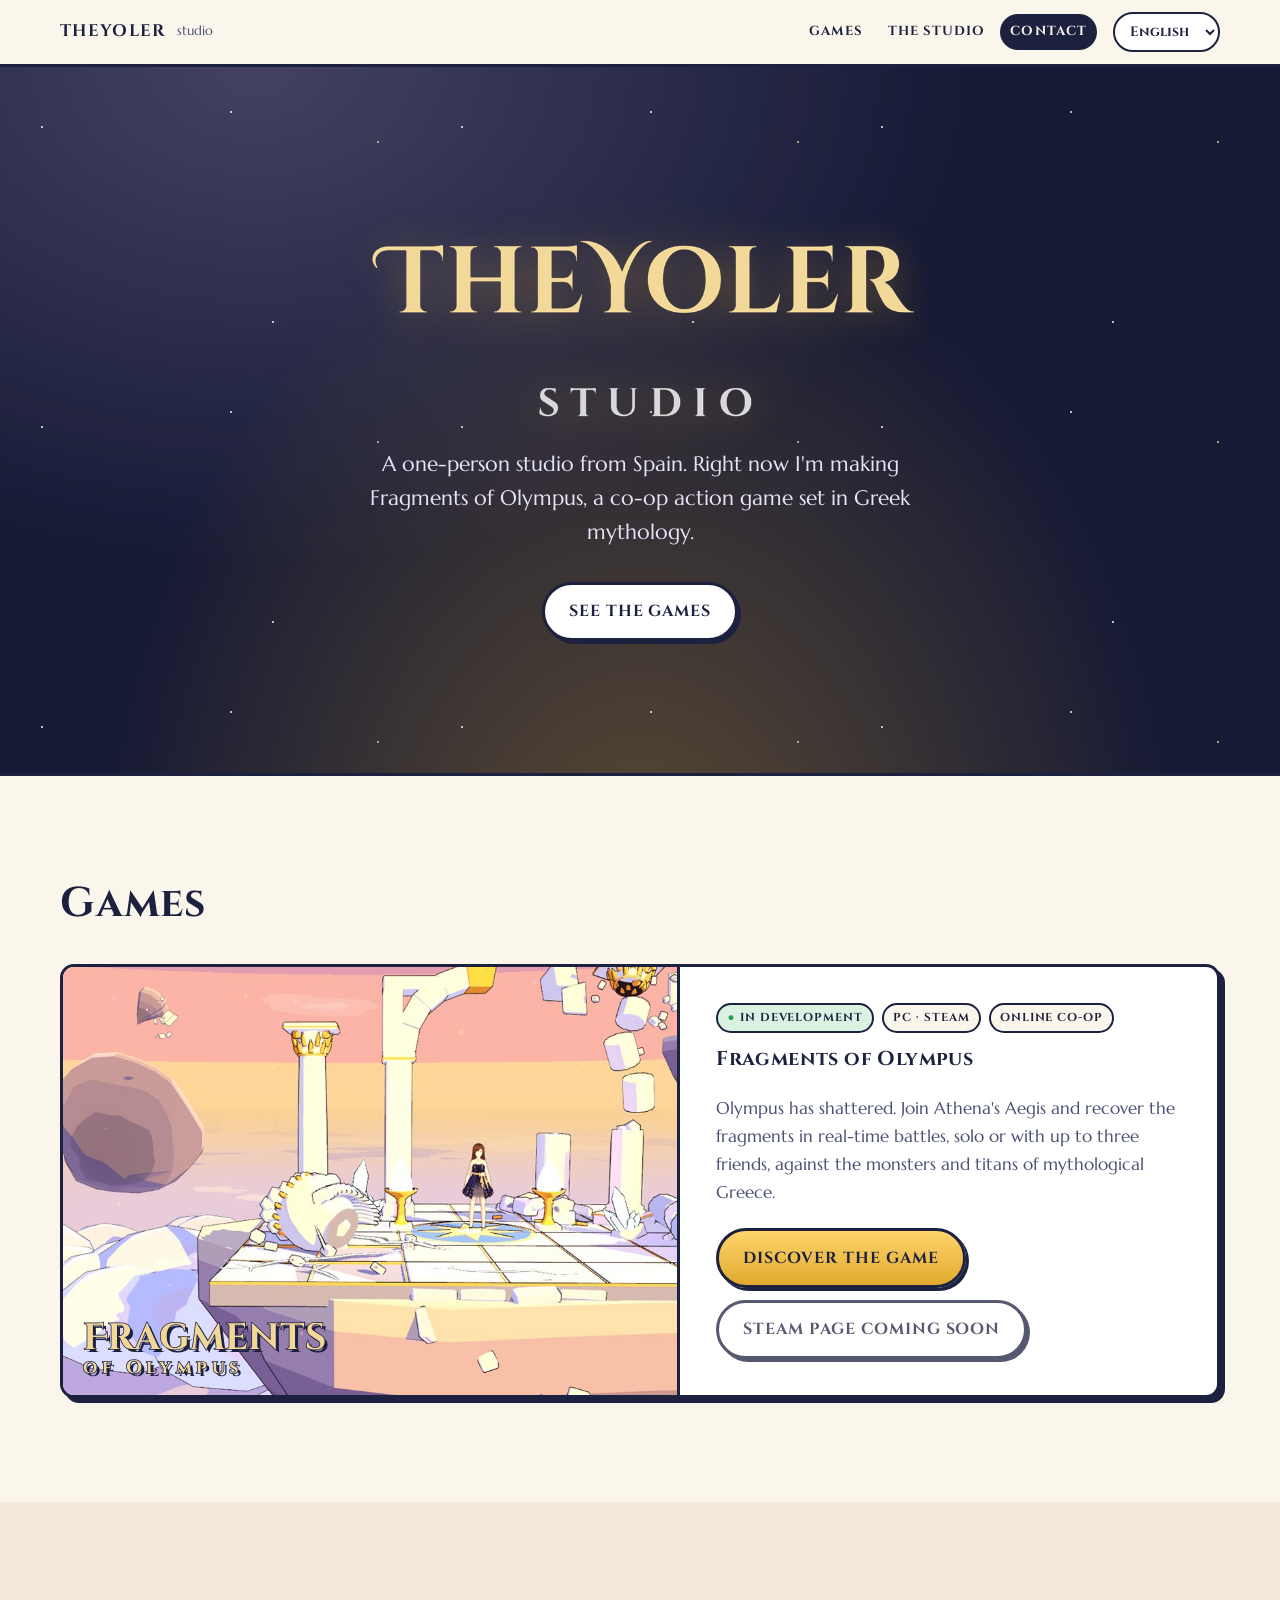
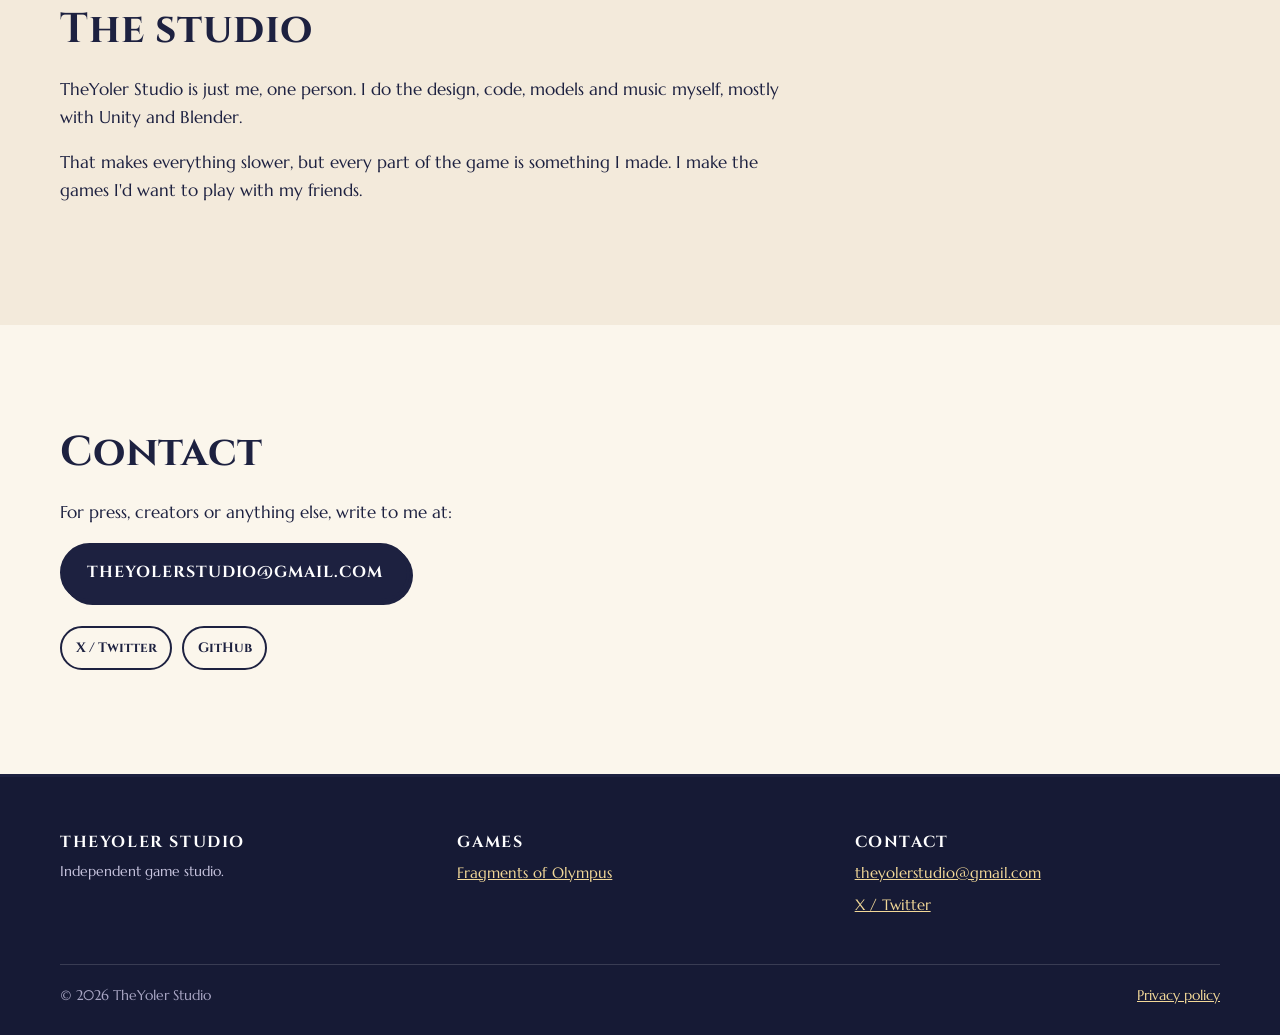
<file: index.html>
<!doctype html>
<html lang="es">
<head>
  <meta charset="utf-8">
  <meta name="viewport" content="width=device-width, initial-scale=1">
  <title data-i18n="studio.title">TheYoler Studio</title>
  <meta name="description" content="TheYoler Studio es un estudio independiente de videojuegos. Ahora desarrollamos Fragments of Olympus, acción cooperativa en la Grecia mitológica.">
  <meta property="og:title" content="TheYoler Studio">
  <meta property="og:description" content="Estudio independiente de videojuegos. En desarrollo: Fragments of Olympus.">
  <meta property="og:image" content="/assets/img/fragments/og.jpg">
  <meta property="og:type" content="website">
  <meta name="theme-color" content="#161a35">
  <link rel="icon" href="assets/img/favicon.svg" type="image/svg+xml">
  <link rel="stylesheet" href="assets/css/style.css">
  <script src="assets/js/i18n.js" defer></script>
  <script src="assets/js/site.js" defer></script>
</head>
<body>

<header class="topbar">
  <div class="wrap topbar__inner">
    <a class="brand" href="./" aria-label="TheYoler Studio">THEYOLER <small>studio</small></a>
    <nav class="nav" id="nav">
      <a href="#juegos" data-i18n="studio.nav.games">Juegos</a>
      <a href="#estudio" data-i18n="studio.nav.studio">El estudio</a>
      <a href="#contacto" data-i18n="studio.nav.contact">Contacto</a>
    </nav>
    <select class="lang" aria-label="Idioma / Language"></select>
    <button class="menu-btn" aria-controls="nav" aria-expanded="false" aria-label="Menú"><span></span></button>
  </div>
</header>

<main>
  <section class="studio-hero">
    <div class="wrap">
      <h1 style="margin:0"><img class="studio-hero__logo" src="assets/img/studio/logo.png" alt="TheYoler Studio" width="900" height="308"></h1>
      <p data-i18n="studio.hero.text">Un estudio de una sola persona, desde España. Ahora mismo estoy con Fragments of Olympus, un juego de acción cooperativo ambientado en la mitología griega.</p>
      <a class="btn btn--gold" href="#juegos" data-i18n="studio.hero.cta">Ver los juegos</a>
    </div>
  </section>

  <section class="section" id="juegos">
    <div class="wrap">
      <div class="section__head">
        <h2 data-i18n="studio.games.title">Juegos</h2>
      </div>

      <article class="card game-card">
        <a class="game-card__media" href="fragments-of-olympus/">
          <img src="assets/img/fragments/card.jpg" alt="Ruinas flotantes del Olimpo al atardecer en Fragments of Olympus" width="900" height="675" loading="lazy">
          <p class="game-card__title">Fragments <small>of Olympus</small></p>
        </a>
        <div class="game-card__body">
          <div class="tags">
            <span class="tag tag--live" data-i18n="studio.fo.status">En desarrollo</span>
            <span class="tag">PC · Steam</span>
            <span class="tag" data-i18n="studio.fo.coop">Cooperativo online</span>
          </div>
          <h3 data-i18n="studio.fo.title">Fragments of Olympus</h3>
          <p data-i18n="studio.fo.text">El Olimpo ha estallado en pedazos. Únete a la Égida de Atenea y recupera los fragmentos luchando en tiempo real, solo o con hasta tres amigos, contra los monstruos y titanes de la Grecia mitológica.</p>
          <div class="actions">
            <a class="btn btn--gold" href="fragments-of-olympus/" data-i18n="studio.fo.more">Descubrir el juego</a>
            <a class="btn" data-link="steam" href="#" target="_blank" rel="noopener" data-i18n="common.steamsoon">Página de Steam: próximamente</a>
          </div>
        </div>
      </article>
    </div>
  </section>

  <section class="section section--alt" id="estudio">
    <div class="wrap">
      <div style="max-width:720px">
        <h2 data-i18n="studio.about.title">El estudio</h2>
        <p data-i18n="studio.about.p1">TheYoler Studio soy yo, una sola persona. El diseño, la programación, los modelos y la música los hago yo, casi todo con Unity y Blender.</p>
        <p data-i18n="studio.about.p2">Eso hace que todo vaya más despacio, pero cada parte del juego la he hecho yo. Hago los juegos a los que me gustaría jugar con mis amigos.</p>
      </div>
    </div>
  </section>

  <section class="section" id="contacto">
    <div class="wrap">
      <h2 data-i18n="studio.contact.title">Contacto</h2>
      <p data-i18n="studio.contact.text">Para prensa, creadores o cualquier otra cosa, escríbeme a:</p>
      <p><a class="btn btn--ink" data-link="email" href="#">theyolerstudio@gmail.com</a></p>
      <div class="socials" style="margin-top:24px">
        <a data-social="x" href="#" target="_blank" rel="noopener">X / Twitter</a>
        <a data-social="bluesky" href="#" target="_blank" rel="noopener">Bluesky</a>
        <a data-social="youtube" href="#" target="_blank" rel="noopener">YouTube</a>
        <a data-social="tiktok" href="#" target="_blank" rel="noopener">TikTok</a>
        <a data-social="instagram" href="#" target="_blank" rel="noopener">Instagram</a>
        <a data-social="discord" href="#" target="_blank" rel="noopener">Discord</a>
        <a data-link="github" href="#" target="_blank" rel="noopener">GitHub</a>
      </div>
    </div>
  </section>
</main>

<footer class="footer">
  <div class="wrap">
    <div class="footer__grid">
      <div>
        <h3>TheYoler Studio</h3>
        <p class="credits" data-i18n="studio.footer.text">Estudio independiente de videojuegos.</p>
      </div>
      <div>
        <h3 data-i18n="studio.nav.games">Juegos</h3>
        <ul><li><a href="fragments-of-olympus/">Fragments of Olympus</a></li></ul>
      </div>
      <div>
        <h3 data-i18n="studio.nav.contact">Contacto</h3>
        <ul>
          <li><a data-link="email" href="#">theyolerstudio@gmail.com</a></li>
          <li><a data-social="x" href="#" target="_blank" rel="noopener">X / Twitter</a></li>
        </ul>
      </div>
    </div>
    <div class="footer__legal">
      <span>© <span data-year>2026</span> TheYoler Studio</span>
      <a href="privacidad/" data-i18n="footer.privacy">Política de privacidad</a>
    </div>
  </div>
</footer>

</body>
</html>
</file>
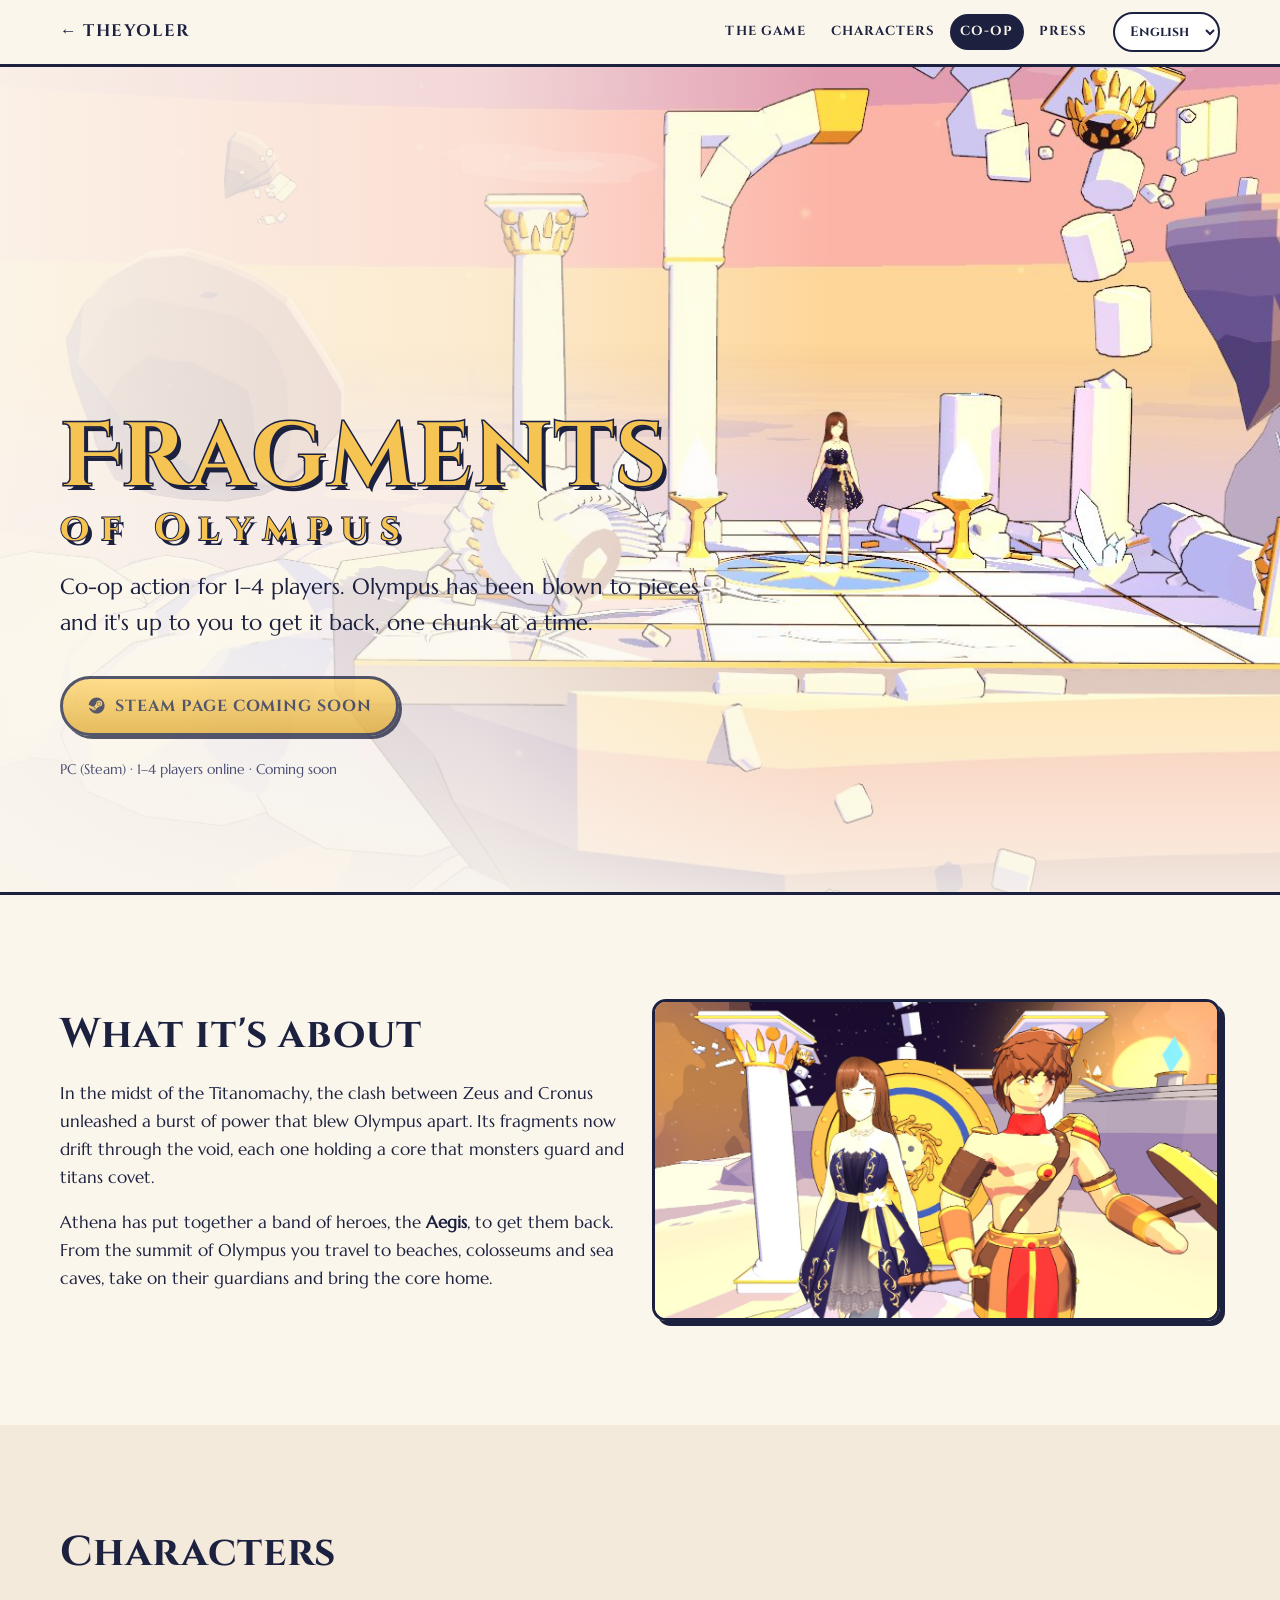
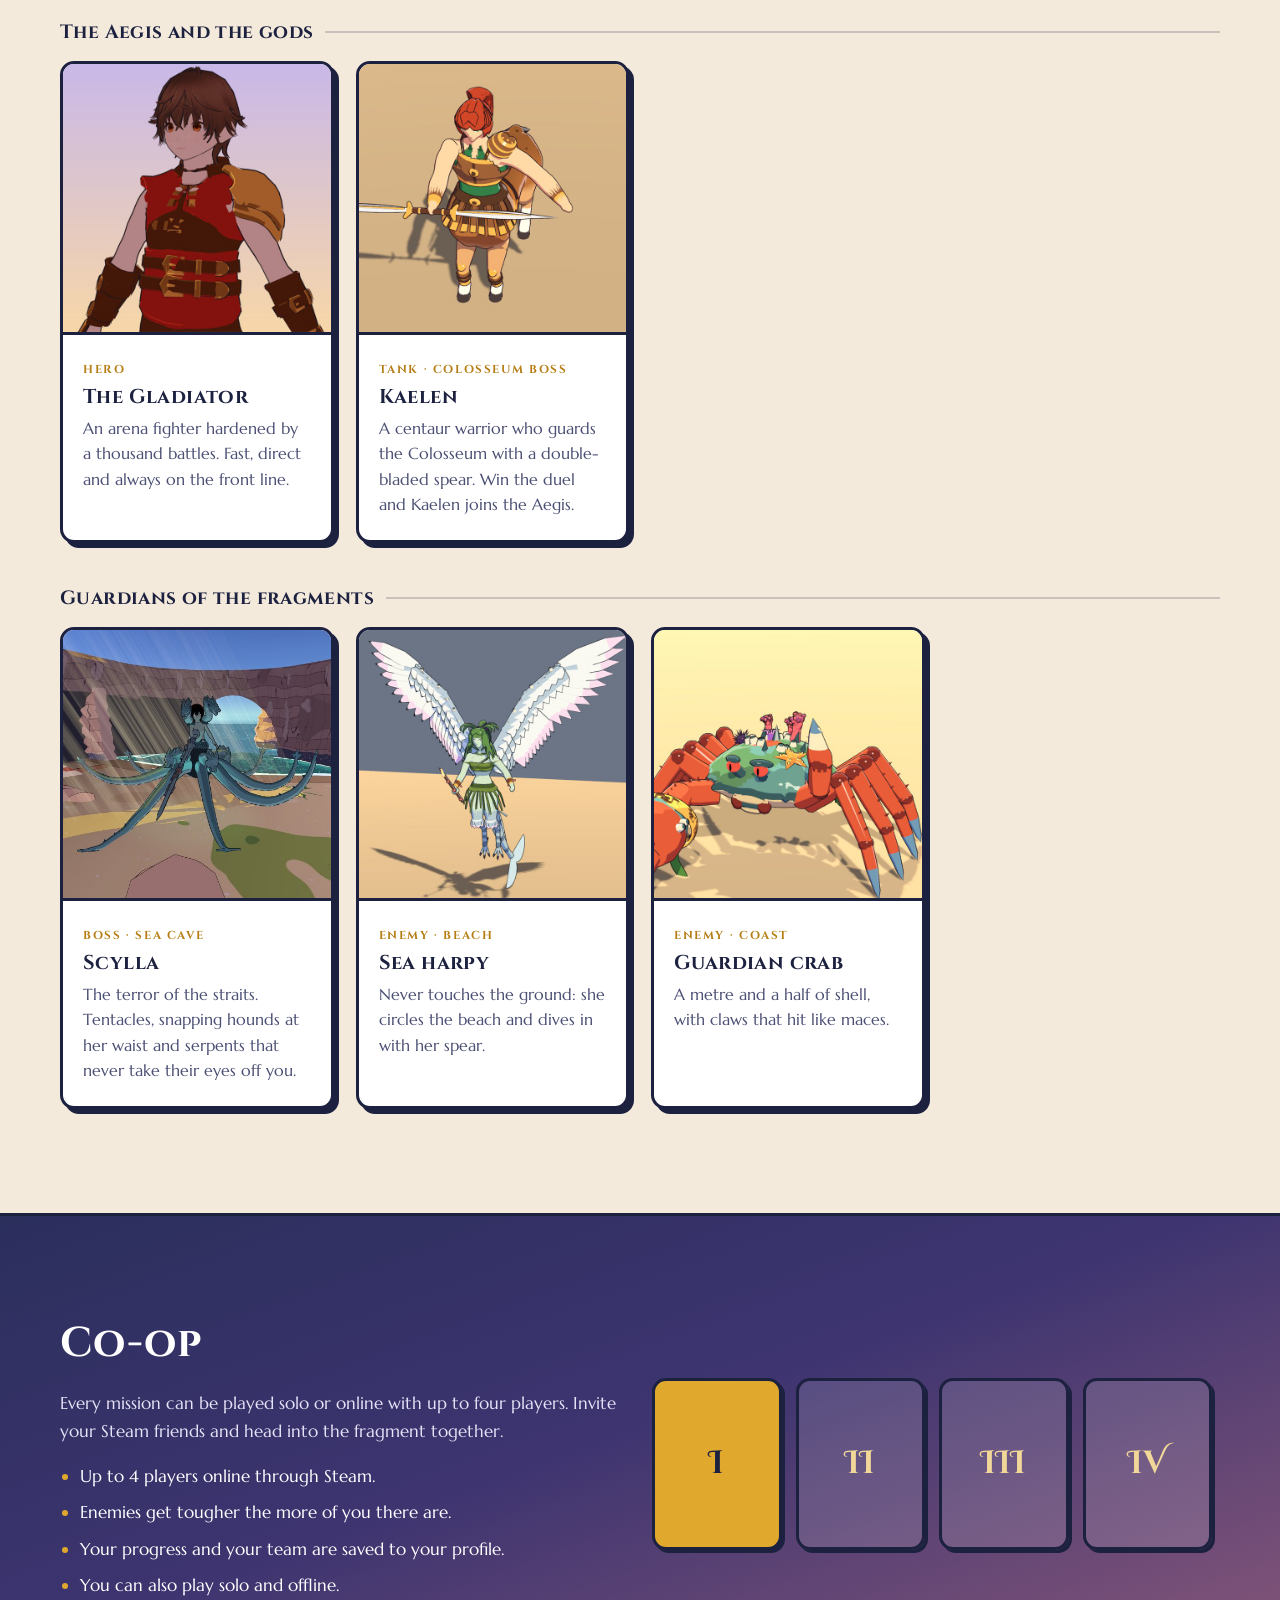
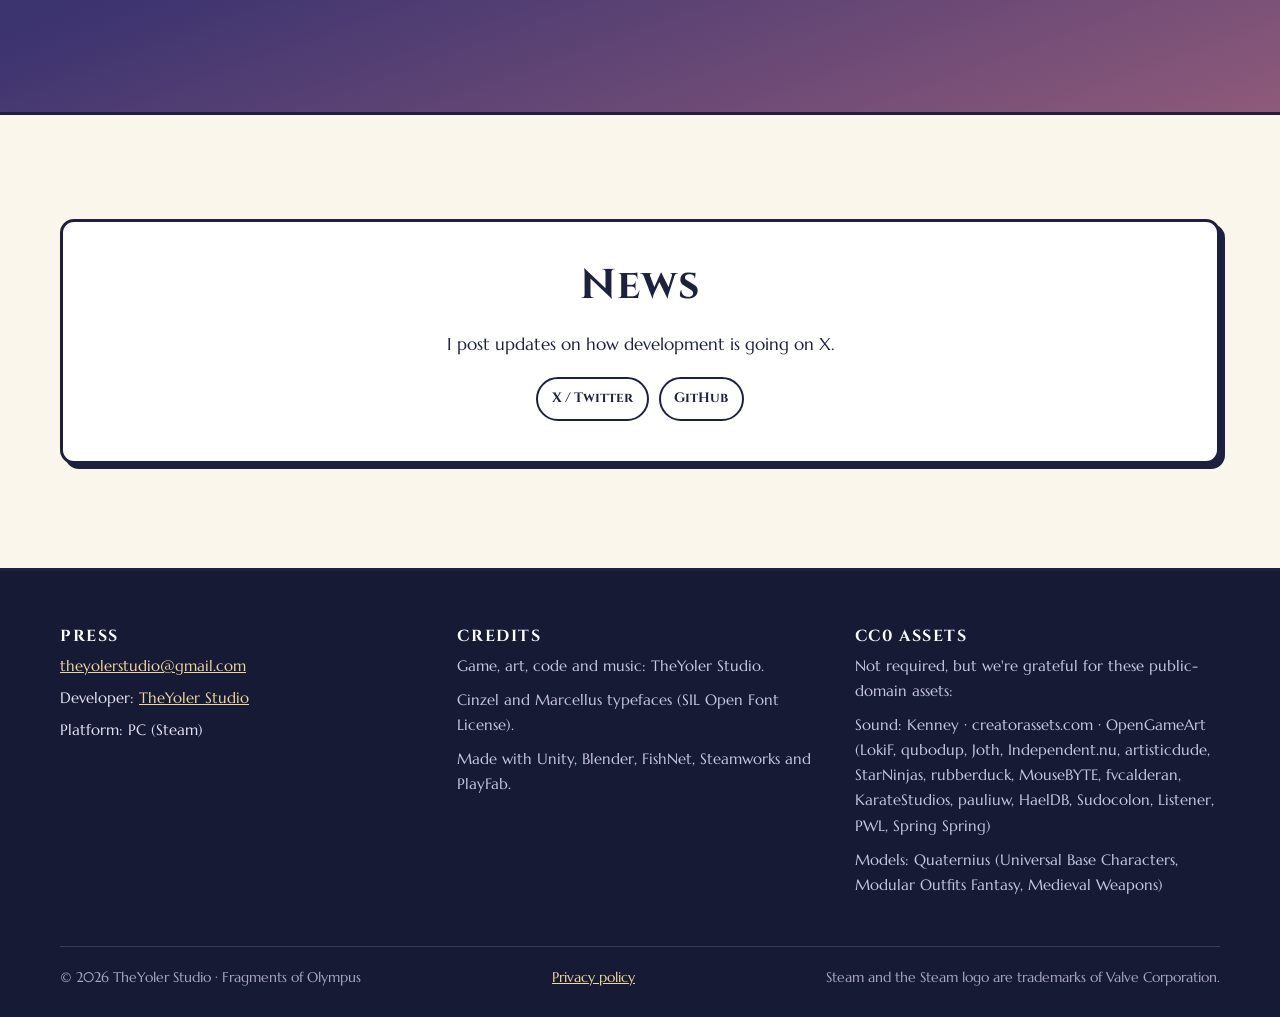
<file: fragments-of-olympus/index.html>
<!doctype html>
<html lang="es">
<head>
  <meta charset="utf-8">
  <meta name="viewport" content="width=device-width, initial-scale=1">
  <title data-i18n="fo.title">Fragments of Olympus — Acción cooperativa en la Grecia mitológica</title>
  <meta name="description" content="El Olimpo ha estallado. Únete a la Égida de Atenea y recupera sus fragmentos en un juego de acción cooperativo online para hasta 4 jugadores.">
  <meta property="og:title" content="Fragments of Olympus">
  <meta property="og:description" content="Acción cooperativa online en la Grecia mitológica. Próximamente en Steam.">
  <meta property="og:image" content="/assets/img/fragments/og.jpg">
  <meta property="og:type" content="website">
  <meta name="twitter:card" content="summary_large_image">
  <meta name="theme-color" content="#f7d7a8">
  <link rel="icon" href="../assets/img/favicon.svg" type="image/svg+xml">
  <link rel="stylesheet" href="../assets/css/style.css">
  <script src="../assets/js/i18n.js" defer></script>
  <script src="../assets/js/site.js" defer></script>
</head>
<body>

<header class="topbar">
  <div class="wrap topbar__inner">
    <a class="brand" href="../" title="TheYoler Studio">← THEYOLER</a>
    <nav class="nav" id="nav">
      <a href="#juego" data-i18n="fo.nav.game">El juego</a>
      <a href="#personajes" data-i18n="fo.nav.chars">Personajes</a>
      <a href="#cooperativo" data-i18n="fo.nav.coop">Cooperativo</a>
      <a href="#prensa" data-i18n="fo.nav.press">Prensa</a>
    </nav>
    <select class="lang" aria-label="Idioma / Language"></select>
    <button class="menu-btn" aria-controls="nav" aria-expanded="false" aria-label="Menú"><span></span></button>
  </div>
</header>

<main>
  <!-- PORTADA -->
  <section class="fo-hero">
    <div class="fo-hero__bg">
      <!-- PENDIENTE: cambiar por el key art cuando exista (ver Lanzamiento/03 en la bóveda). -->
      <img src="../assets/img/fragments/hero.jpg" alt="Santuario en ruinas flotando entre las nubes del Olimpo al atardecer" width="1440" height="810" fetchpriority="high">
    </div>
    <div class="wrap">
      <div class="fo-hero__content">
        <!-- PENDIENTE: cambiar el título en texto por el logo en PNG transparente cuando esté. -->
        <h1 class="logo-title">Fragments<span>of Olympus</span></h1>
        <p class="fo-hero__tagline" data-i18n="fo.hero.tagline">Acción cooperativa para 1–4 jugadores. El Olimpo ha saltado en pedazos y os toca ir recuperándolo, trozo a trozo.</p>
        <div class="actions">
          <a class="btn btn--gold" data-link="steam" href="#" target="_blank" rel="noopener">
            <svg viewBox="0 0 24 24" fill="currentColor" aria-hidden="true"><path d="M12 2a10 10 0 0 0-9.96 9.1l5.36 2.22a2.8 2.8 0 0 1 1.6-.5h.16l2.38-3.46v-.05a3.77 3.77 0 1 1 3.77 3.77h-.09l-3.4 2.43v.13a2.83 2.83 0 0 1-5.6.56L2.4 14.6A10 10 0 1 0 12 2zm-4.1 15.2-1.23-.51a2.13 2.13 0 1 0 1.17-2.9l1.27.53a1.57 1.57 0 1 1-1.2 2.9zm9.5-7.63a2.51 2.51 0 1 0-2.5 2.5 2.51 2.51 0 0 0 2.5-2.5zm-4.4 0a1.89 1.89 0 1 1 1.9 1.88 1.89 1.89 0 0 1-1.9-1.88z"/></svg>
            <span data-i18n="common.steamsoon">Página de Steam: próximamente</span>
          </a>
        </div>
        <p class="fo-hero__meta"><span data-i18n="fo.hero.meta">PC (Steam) · 1–4 jugadores online · Próximamente</span></p>
      </div>
    </div>
  </section>

  <!-- QUÉ ES -->
  <section class="section about" id="juego">
    <div class="wrap grid grid--2">
      <div>
        <h2 data-i18n="fo.about.title">De qué va</h2>
        <p data-i18n="fo.about.p1">En plena Titanomaquia, el choque entre Zeus y Cronos desató una explosión de poder que hizo pedazos el Olimpo. Sus fragmentos flotan ahora a la deriva, y en cada uno late un núcleo que los monstruos custodian y los titanes codician.</p>
        <p data-i18n="fo.about.p2">Atenea ha reunido a un grupo de héroes, la <strong>Égida</strong>, para recuperarlos. Desde la cumbre del Olimpo viajas a playas, coliseos y cuevas marinas, te enfrentas a sus guardianes y te traes el núcleo.</p>
      </div>
      <img class="about__img" src="../assets/img/fragments/shot-lobby.jpg" alt="Dos héroes en la cumbre del Olimpo, delante de la Gema" width="1200" height="675" loading="lazy">
    </div>
  </section>

  <!-- PERSONAJES -->
  <section class="section section--alt" id="personajes">
    <div class="wrap">
      <div class="section__head">
        <h2 data-i18n="fo.chars.title">Personajes</h2>
      </div>

      <h3 class="chars-group" data-i18n="fo.chars.team">La Égida y los dioses</h3>
      <div class="chars">
        <article class="card char">
          <div class="char__img"><img src="../assets/img/fragments/char-gladiator.jpg" alt="El gladiador" loading="lazy" width="640" height="640"></div>
          <div class="char__body">
            <span class="char__role" data-i18n="fo.chars.glad.r">Héroe</span>
            <h3 data-i18n="fo.chars.glad.n">El Gladiador</h3>
            <p data-i18n="fo.chars.glad.d">Luchador de arena curtido en mil combates. Rápido, directo y siempre en primera línea.</p>
          </div>
        </article>
        <article class="card char">
          <div class="char__img"><img src="../assets/img/fragments/char-kaelen.jpg" alt="Kaelen, el centauro" loading="lazy" width="640" height="640"></div>
          <div class="char__body">
            <span class="char__role" data-i18n="fo.chars.kaelen.r">Tanque · Jefe del Coliseo</span>
            <h3>Kaelen</h3>
            <p data-i18n="fo.chars.kaelen.d">Centauro guerrero que defiende el Coliseo con su lanza doble. Gánale el duelo y se unirá a la Égida.</p>
          </div>
        </article>
      </div>

      <h3 class="chars-group" data-i18n="fo.chars.foes">Guardianes de los fragmentos</h3>
      <div class="chars">
        <article class="card char">
          <div class="char__img"><img src="../assets/img/fragments/char-scylla.jpg" alt="Escila" loading="lazy" width="506" height="506"></div>
          <div class="char__body">
            <span class="char__role" data-i18n="fo.chars.scylla.r">Jefa · Cueva marina</span>
            <h3 data-i18n="fo.chars.scylla.n">Escila</h3>
            <p data-i18n="fo.chars.scylla.d">El terror de los estrechos. Tentáculos, perros que muerden desde su cintura y serpientes que no te quitan el ojo de encima.</p>
          </div>
        </article>
        <article class="card char">
          <div class="char__img"><img src="../assets/img/fragments/char-harpy.jpg" alt="Arpía marina" loading="lazy" width="640" height="640"></div>
          <div class="char__body">
            <span class="char__role" data-i18n="fo.chars.harpy.r">Enemiga · Playa</span>
            <h3 data-i18n="fo.chars.harpy.n">Arpía marina</h3>
            <p data-i18n="fo.chars.harpy.d">Nunca toca el suelo: vuela sobre la playa y cae en picado con su lanza.</p>
          </div>
        </article>
        <article class="card char">
          <div class="char__img"><img src="../assets/img/fragments/char-crab.jpg" alt="Cangrejo guardián" loading="lazy" width="640" height="640"></div>
          <div class="char__body">
            <span class="char__role" data-i18n="fo.chars.crab.r">Enemigo · Costa</span>
            <h3 data-i18n="fo.chars.crab.n">Cangrejo guardián</h3>
            <p data-i18n="fo.chars.crab.d">Metro y medio de caparazón con pinzas que golpean como mazas.</p>
          </div>
        </article>
      </div>
    </div>
  </section>

  <!-- COOPERATIVO -->
  <section class="section coop" id="cooperativo">
    <div class="wrap grid grid--2">
      <div>
        <h2 data-i18n="fo.coop.title">Cooperativo</h2>
        <p data-i18n="fo.coop.text">Todas las misiones se pueden jugar solo o online con hasta cuatro jugadores. Invitas a tus amigos de Steam y entráis juntos al fragmento.</p>
        <ul class="checklist">
          <li data-i18n="fo.coop.1">Hasta 4 jugadores online a través de Steam.</li>
          <li data-i18n="fo.coop.2">Los enemigos se vuelven más duros cuantos más sois.</li>
          <li data-i18n="fo.coop.3">Tu progreso y tu equipo se guardan en tu perfil.</li>
          <li data-i18n="fo.coop.4">También se puede jugar solo y sin conexión.</li>
        </ul>
      </div>
      <div class="coop__slots" aria-hidden="true">
        <div class="coop__slot">I</div><div class="coop__slot">II</div><div class="coop__slot">III</div><div class="coop__slot">IV</div>
      </div>
    </div>
  </section>

  <!-- REDES -->
  <section class="section" id="noticias">
    <div class="wrap">
      <div class="card newsletter">
        <h2 data-i18n="fo.news.title">Novedades</h2>
        <p data-i18n="fo.news.text">Voy contando cómo avanza el desarrollo en X.</p>
        <div class="socials">
          <a data-link="steam" href="#" target="_blank" rel="noopener">Steam</a>
          <a data-social="discord" href="#" target="_blank" rel="noopener">Discord</a>
          <a data-social="x" href="#" target="_blank" rel="noopener">X / Twitter</a>
          <a data-social="bluesky" href="#" target="_blank" rel="noopener">Bluesky</a>
          <a data-social="youtube" href="#" target="_blank" rel="noopener">YouTube</a>
          <a data-social="tiktok" href="#" target="_blank" rel="noopener">TikTok</a>
          <a data-social="instagram" href="#" target="_blank" rel="noopener">Instagram</a>
          <a data-link="github" href="#" target="_blank" rel="noopener">GitHub</a>
        </div>
      </div>
    </div>
  </section>
</main>

<!-- PIE: prensa, contacto y créditos -->
<footer class="footer" id="prensa">
  <div class="wrap">
    <div class="footer__grid">
      <div>
        <h3 data-i18n="fo.footer.press">Prensa</h3>
        <ul>
          <li><a data-link="email" href="#">theyolerstudio@gmail.com</a></li>
          <li><span data-i18n="fo.footer.dev">Desarrollo:</span> <a href="../">TheYoler Studio</a></li>
          <li><span data-i18n="fo.footer.platforms">Plataforma: PC (Steam)</span></li>
        </ul>
      </div>
      <div>
        <h3 data-i18n="fo.footer.credits">Créditos</h3>
        <ul class="credits">
          <li data-i18n="fo.footer.made">Juego, arte, código y música: TheYoler Studio.</li>
          <li data-i18n="fo.footer.fonts">Tipografías Cinzel y Marcellus (SIL Open Font License).</li>
          <li data-i18n="fo.footer.tech">Hecho con Unity, Blender, FishNet, Steamworks y PlayFab.</li>
        </ul>
      </div>
      <div>
        <h3 data-i18n="fo.footer.cc0">Recursos CC0</h3>
        <ul class="credits">
          <li data-i18n="fo.footer.cc0text">Aunque no lo exigen, agradecemos estos recursos de dominio público:</li>
          <li><span data-i18n="fo.footer.sfx">Sonidos:</span> Kenney · creatorassets.com · OpenGameArt (LokiF, qubodup, Joth, Independent.nu, artisticdude, StarNinjas, rubberduck, MouseBYTE, fvcalderan, KarateStudios, pauliuw, HaelDB, Sudocolon, Listener, PWL, Spring Spring)</li>
          <li><span data-i18n="fo.footer.models">Modelos:</span> Quaternius (Universal Base Characters, Modular Outfits Fantasy, Medieval Weapons)</li>
        </ul>
      </div>
    </div>
    <div class="footer__legal">
      <span>© <span data-year>2026</span> TheYoler Studio · Fragments of Olympus</span>
      <a href="../privacidad/" data-i18n="footer.privacy">Política de privacidad</a>
      <span data-i18n="fo.footer.steam">Steam y el logo de Steam son marcas de Valve Corporation.</span>
    </div>
  </div>
</footer>

</body>
</html>
</file>
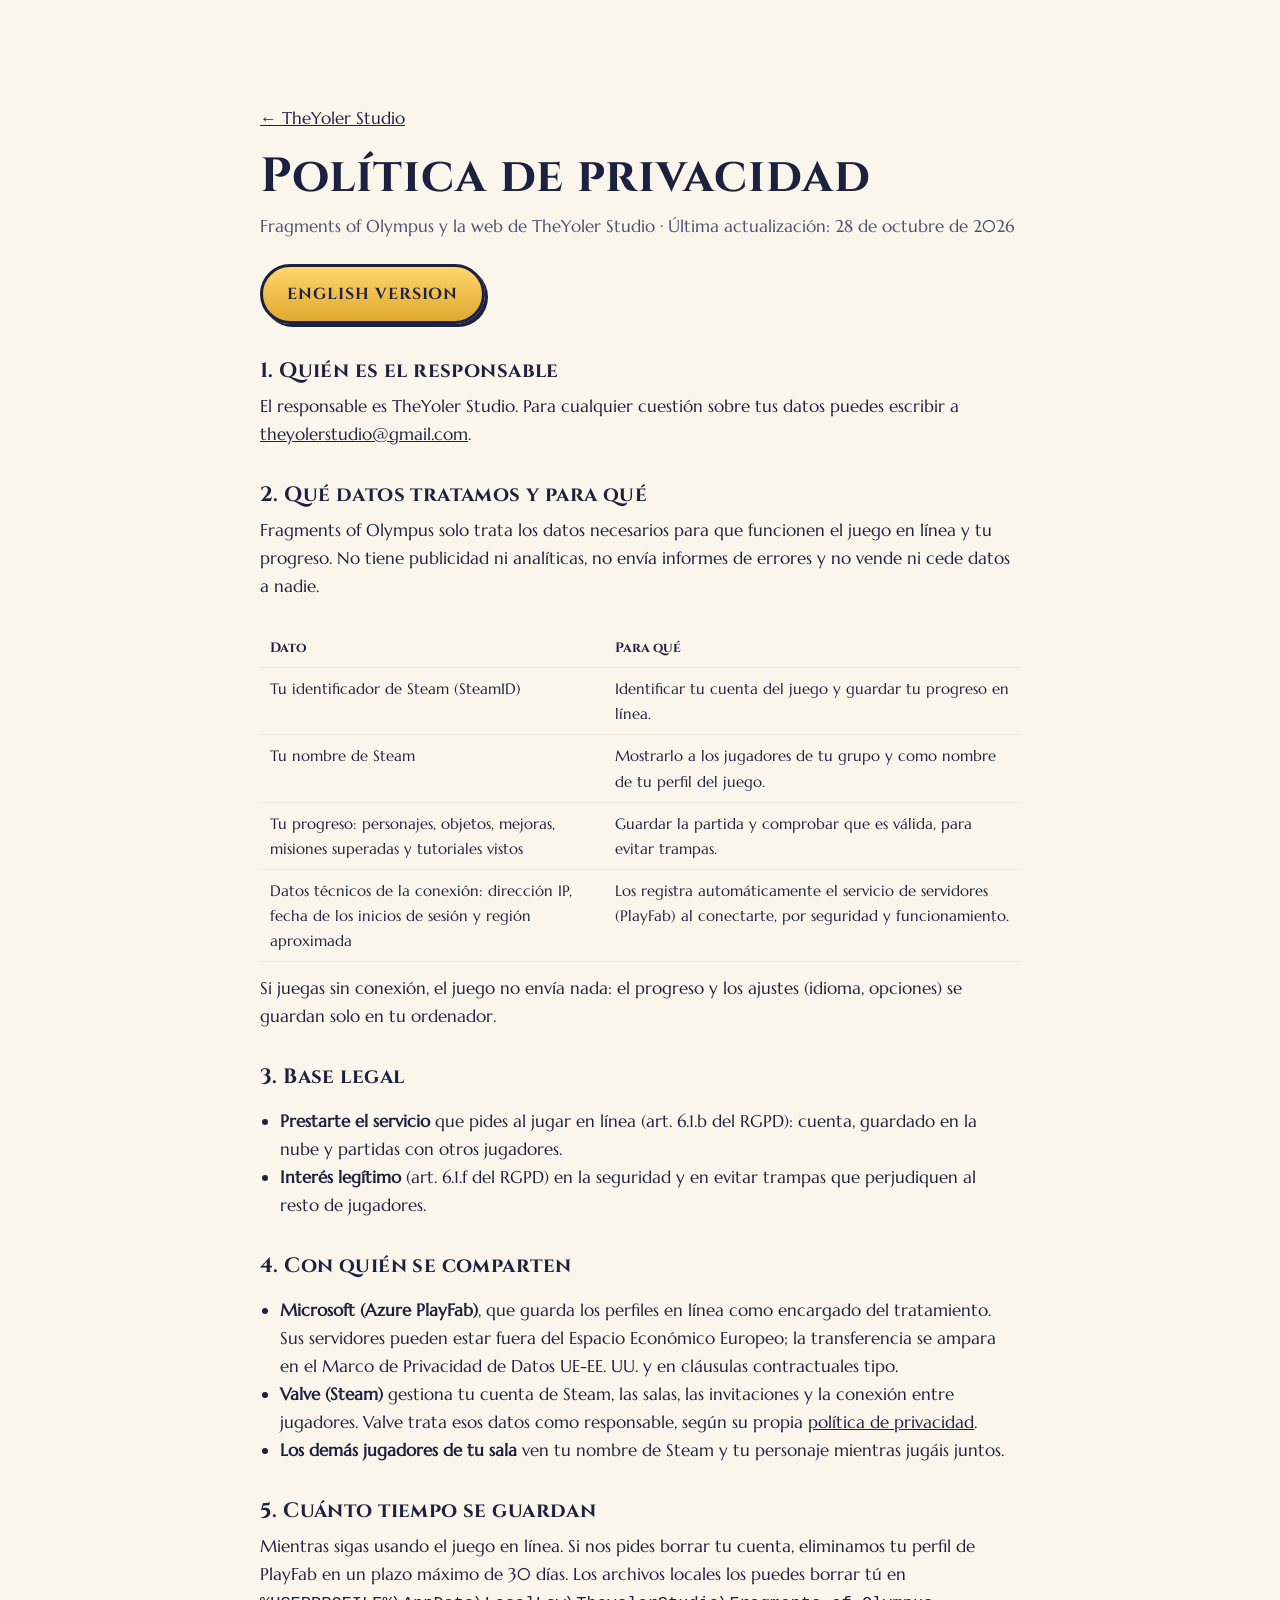
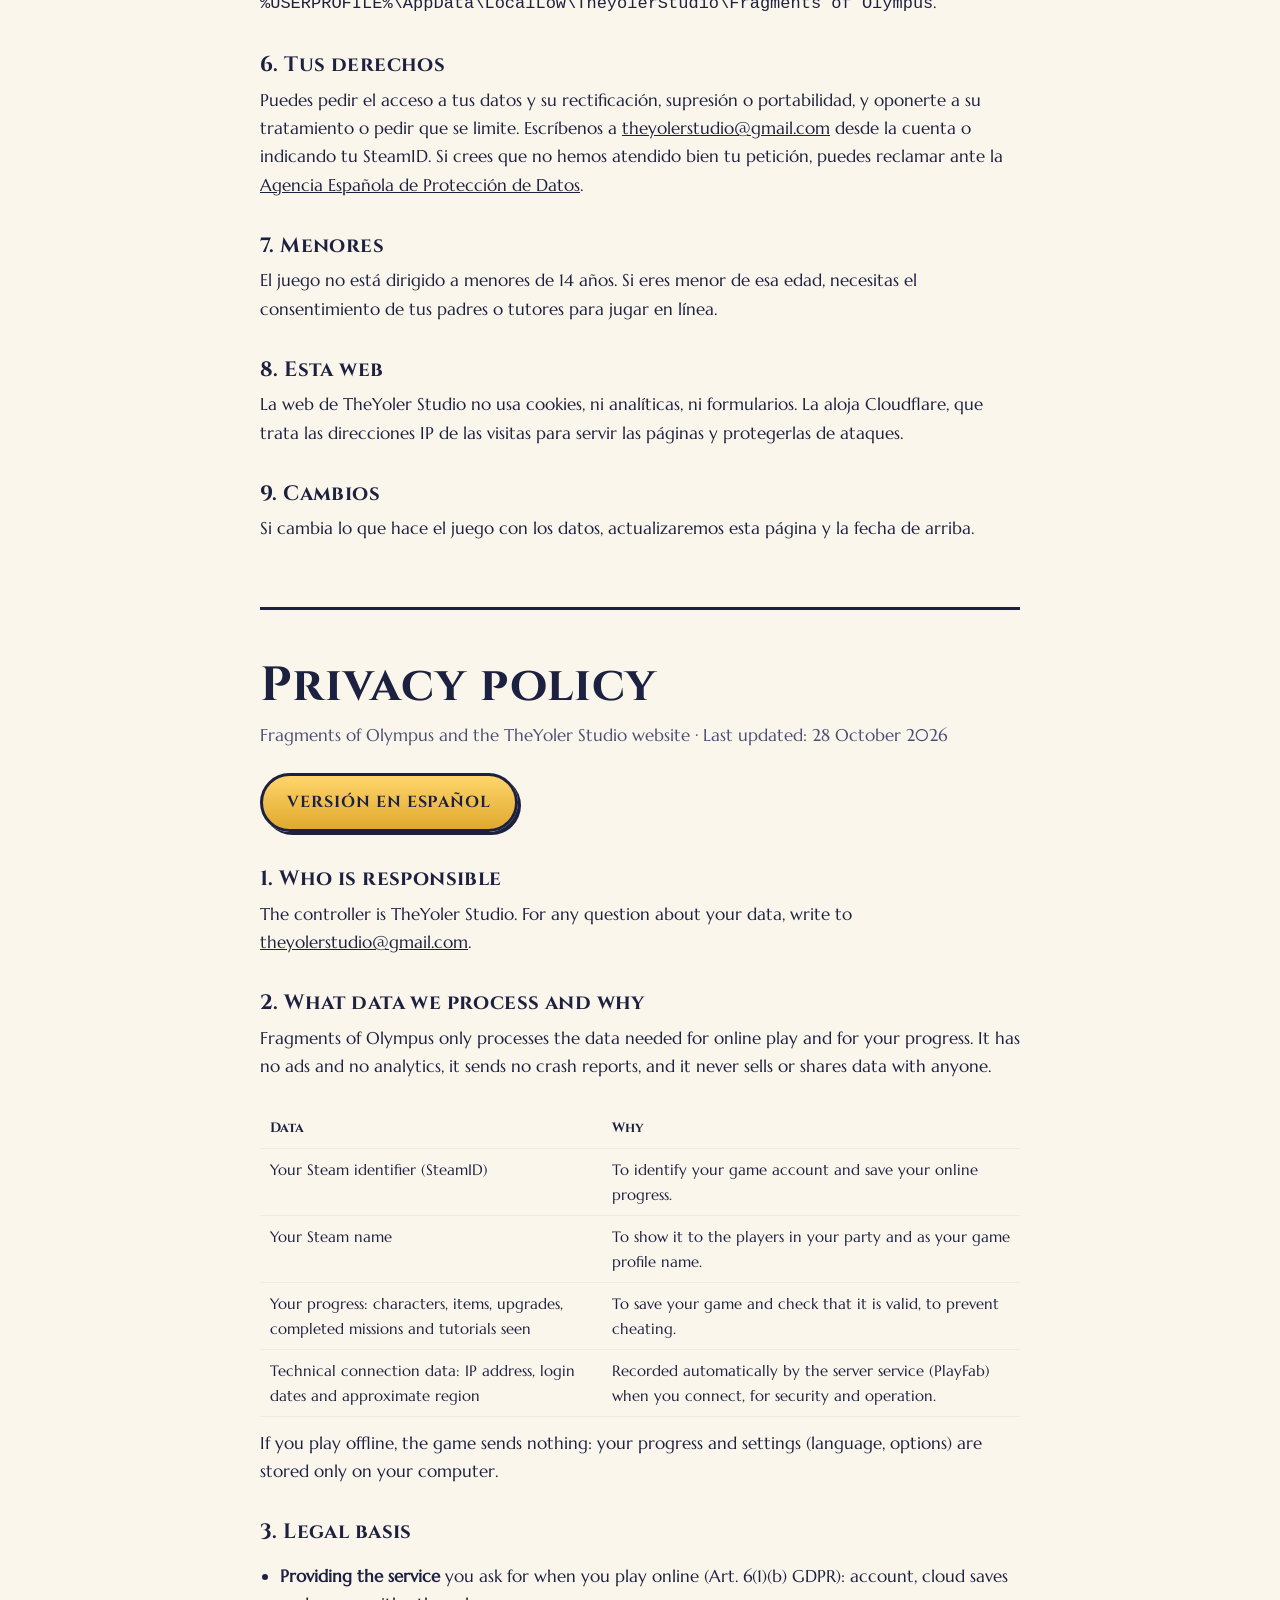
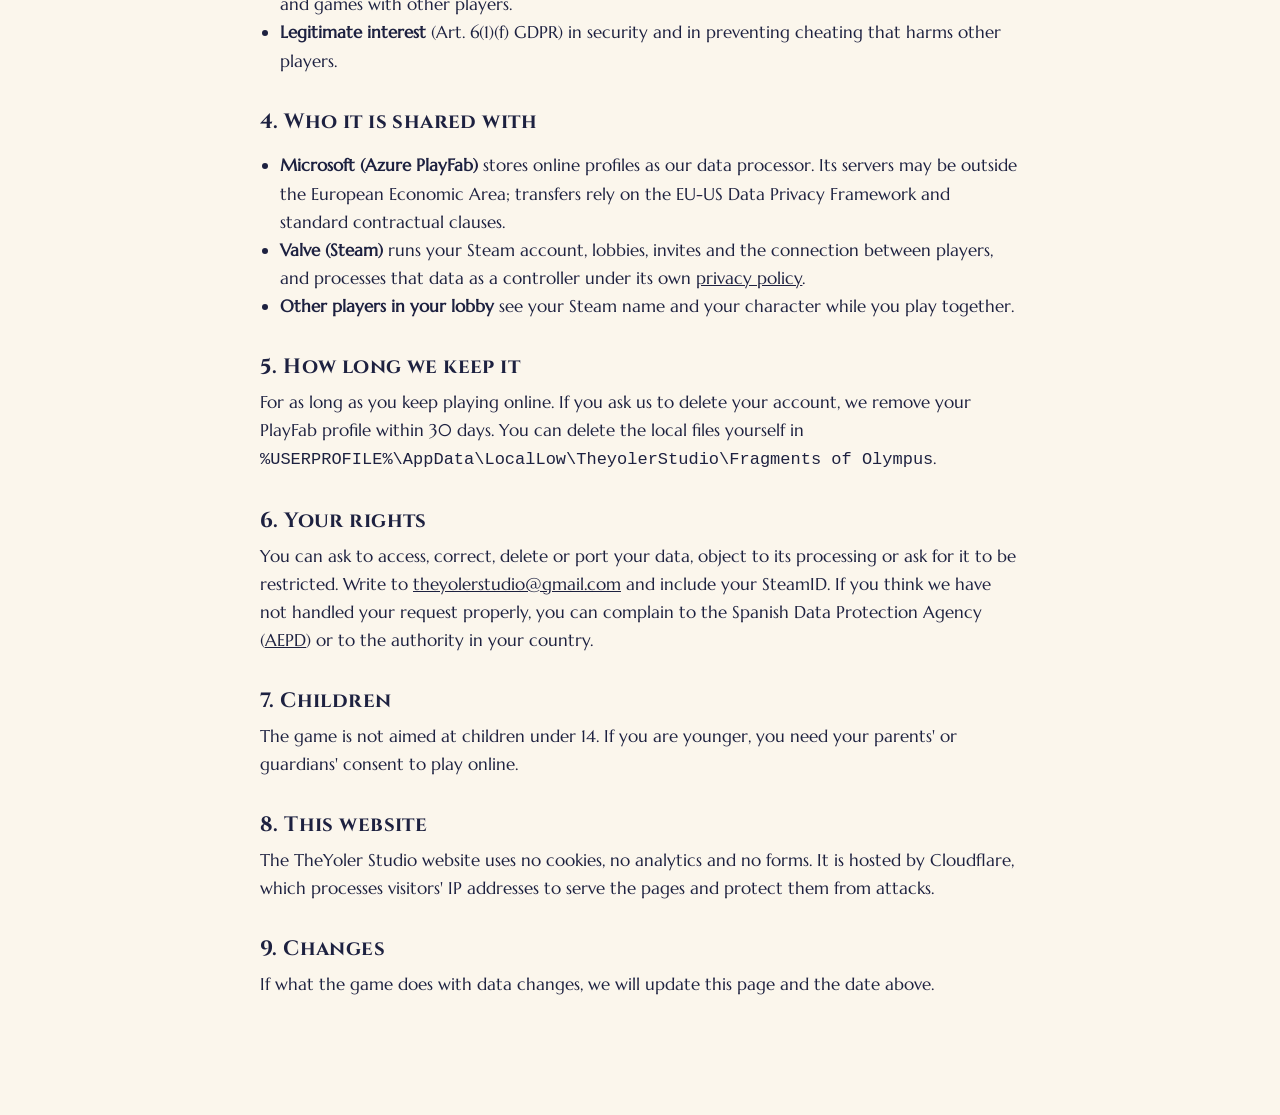
<file: privacidad/index.html>
<!doctype html>
<html lang="es">
<head>
  <meta charset="utf-8">
  <meta name="viewport" content="width=device-width, initial-scale=1">
  <title>Privacidad — TheYoler Studio</title>
  <meta name="description" content="Política de privacidad de Fragments of Olympus y de la web de TheYoler Studio.">
  <meta name="theme-color" content="#161a35">
  <link rel="icon" href="../assets/img/favicon.svg" type="image/svg+xml">
  <link rel="stylesheet" href="../assets/css/style.css">
  <style>
    /* Página de texto legal: una columna legible, con los mismos tokens que el resto de la web. */
    .legal { max-width: 760px; }
    .legal h1 { font-family: var(--font-title); font-size: clamp(2rem, 6vw, 3rem); margin: 0 0 8px; }
    .legal h2 { font-family: var(--font-title); font-size: 1.3rem; margin: 36px 0 8px; }
    .legal p, .legal li { line-height: 1.65; }
    .legal ul { padding-left: 1.2em; }
    .legal .meta { color: var(--ink-soft); margin: 0 0 24px; }
    .legal .switch { display: flex; gap: 12px; margin: 0 0 32px; flex-wrap: wrap; }
    .legal table { width: 100%; border-collapse: collapse; margin: 12px 0; font-size: .95rem; }
    .legal th, .legal td { text-align: left; vertical-align: top; padding: 8px 10px; border-bottom: 1px solid var(--marble-2); }
    .legal th { font-family: var(--font-title); font-size: .85rem; }
    .legal .lang-block + .lang-block { border-top: var(--line) solid var(--ink); margin-top: 64px; padding-top: 48px; }
    .legal .table-scroll { overflow-x: auto; }
  </style>
</head>
<body>
<main class="section">
  <div class="wrap legal">
    <p><a href="../">← TheYoler Studio</a></p>

    <!-- ============================================================ ESPAÑOL -->
    <section class="lang-block" id="es" lang="es">
      <h1>Política de privacidad</h1>
      <p class="meta">Fragments of Olympus y la web de TheYoler Studio · Última actualización: 28 de octubre de 2026</p>
      <div class="switch"><a class="btn btn--gold" href="#en">English version</a></div>

      <h2>1. Quién es el responsable</h2>
      <p>El responsable es TheYoler Studio. Para cualquier cuestión sobre tus datos puedes escribir a <a href="mailto:theyolerstudio@gmail.com">theyolerstudio@gmail.com</a>.</p>

      <h2>2. Qué datos tratamos y para qué</h2>
      <p>Fragments of Olympus solo trata los datos necesarios para que funcionen el juego en línea y tu progreso. No tiene
        publicidad ni analíticas, no envía informes de errores y no vende ni cede datos a nadie.</p>
      <div class="table-scroll">
      <table>
        <tr><th>Dato</th><th>Para qué</th></tr>
        <tr><td>Tu identificador de Steam (SteamID)</td><td>Identificar tu cuenta del juego y guardar tu progreso en línea.</td></tr>
        <tr><td>Tu nombre de Steam</td><td>Mostrarlo a los jugadores de tu grupo y como nombre de tu perfil del juego.</td></tr>
        <tr><td>Tu progreso: personajes, objetos, mejoras, misiones superadas y tutoriales vistos</td><td>Guardar la partida y comprobar que es válida, para evitar trampas.</td></tr>
        <tr><td>Datos técnicos de la conexión: dirección IP, fecha de los inicios de sesión y región aproximada</td><td>Los registra automáticamente el servicio de servidores (PlayFab) al conectarte, por seguridad y funcionamiento.</td></tr>
      </table>
      </div>
      <p>Si juegas sin conexión, el juego no envía nada: el progreso y los ajustes (idioma, opciones) se guardan solo en tu
        ordenador.</p>

      <h2>3. Base legal</h2>
      <ul>
        <li><strong>Prestarte el servicio</strong> que pides al jugar en línea (art. 6.1.b del RGPD): cuenta, guardado en la nube y partidas con otros jugadores.</li>
        <li><strong>Interés legítimo</strong> (art. 6.1.f del RGPD) en la seguridad y en evitar trampas que perjudiquen al resto de jugadores.</li>
      </ul>

      <h2>4. Con quién se comparten</h2>
      <ul>
        <li><strong>Microsoft (Azure PlayFab)</strong>, que guarda los perfiles en línea como encargado del tratamiento.
          Sus servidores pueden estar fuera del Espacio Económico Europeo; la transferencia se ampara en el Marco de
          Privacidad de Datos UE-EE. UU. y en cláusulas contractuales tipo.</li>
        <li><strong>Valve (Steam)</strong> gestiona tu cuenta de Steam, las salas, las invitaciones y la conexión entre
          jugadores. Valve trata esos datos como responsable, según su propia
          <a href="https://store.steampowered.com/privacy_agreement/" target="_blank" rel="noopener">política de privacidad</a>.</li>
        <li><strong>Los demás jugadores de tu sala</strong> ven tu nombre de Steam y tu personaje mientras jugáis juntos.</li>
      </ul>

      <h2>5. Cuánto tiempo se guardan</h2>
      <p>Mientras sigas usando el juego en línea. Si nos pides borrar tu cuenta, eliminamos tu perfil de PlayFab en un plazo
        máximo de 30 días. Los archivos locales los puedes borrar tú en
        <code>%USERPROFILE%\AppData\LocalLow\TheyolerStudio\Fragments of Olympus</code>.</p>

      <h2>6. Tus derechos</h2>
      <p>Puedes pedir el acceso a tus datos y su rectificación, supresión o portabilidad, y oponerte a su tratamiento o pedir
        que se limite. Escríbenos a <a href="mailto:theyolerstudio@gmail.com">theyolerstudio@gmail.com</a> desde la cuenta o indicando tu
        SteamID. Si crees que no hemos atendido bien tu petición, puedes reclamar ante la
        <a href="https://www.aepd.es" target="_blank" rel="noopener">Agencia Española de Protección de Datos</a>.</p>

      <h2>7. Menores</h2>
      <p>El juego no está dirigido a menores de 14 años. Si eres menor de esa edad, necesitas el consentimiento de tus padres
        o tutores para jugar en línea.</p>

      <h2>8. Esta web</h2>
      <p>La web de TheYoler Studio no usa cookies, ni analíticas, ni formularios. La aloja Cloudflare, que trata las direcciones
        IP de las visitas para servir las páginas y protegerlas de ataques.</p>

      <h2>9. Cambios</h2>
      <p>Si cambia lo que hace el juego con los datos, actualizaremos esta página y la fecha de arriba.</p>
    </section>

    <!-- ============================================================ ENGLISH -->
    <section class="lang-block" id="en" lang="en">
      <h1>Privacy policy</h1>
      <p class="meta">Fragments of Olympus and the TheYoler Studio website · Last updated: 28 October 2026</p>
      <div class="switch"><a class="btn btn--gold" href="#es">Versión en español</a></div>

      <h2>1. Who is responsible</h2>
      <p>The controller is TheYoler Studio. For any question about your data, write to <a href="mailto:theyolerstudio@gmail.com">theyolerstudio@gmail.com</a>.</p>

      <h2>2. What data we process and why</h2>
      <p>Fragments of Olympus only processes the data needed for online play and for your progress. It has no ads and no
        analytics, it sends no crash reports, and it never sells or shares data with anyone.</p>
      <div class="table-scroll">
      <table>
        <tr><th>Data</th><th>Why</th></tr>
        <tr><td>Your Steam identifier (SteamID)</td><td>To identify your game account and save your online progress.</td></tr>
        <tr><td>Your Steam name</td><td>To show it to the players in your party and as your game profile name.</td></tr>
        <tr><td>Your progress: characters, items, upgrades, completed missions and tutorials seen</td><td>To save your game and check that it is valid, to prevent cheating.</td></tr>
        <tr><td>Technical connection data: IP address, login dates and approximate region</td><td>Recorded automatically by the server service (PlayFab) when you connect, for security and operation.</td></tr>
      </table>
      </div>
      <p>If you play offline, the game sends nothing: your progress and settings (language, options) are stored only on your
        computer.</p>

      <h2>3. Legal basis</h2>
      <ul>
        <li><strong>Providing the service</strong> you ask for when you play online (Art. 6(1)(b) GDPR): account, cloud saves and games with other players.</li>
        <li><strong>Legitimate interest</strong> (Art. 6(1)(f) GDPR) in security and in preventing cheating that harms other players.</li>
      </ul>

      <h2>4. Who it is shared with</h2>
      <ul>
        <li><strong>Microsoft (Azure PlayFab)</strong> stores online profiles as our data processor. Its servers may be
          outside the European Economic Area; transfers rely on the EU-US Data Privacy Framework and standard contractual
          clauses.</li>
        <li><strong>Valve (Steam)</strong> runs your Steam account, lobbies, invites and the connection between players, and
          processes that data as a controller under its own
          <a href="https://store.steampowered.com/privacy_agreement/" target="_blank" rel="noopener">privacy policy</a>.</li>
        <li><strong>Other players in your lobby</strong> see your Steam name and your character while you play together.</li>
      </ul>

      <h2>5. How long we keep it</h2>
      <p>For as long as you keep playing online. If you ask us to delete your account, we remove your PlayFab profile within
        30 days. You can delete the local files yourself in
        <code>%USERPROFILE%\AppData\LocalLow\TheyolerStudio\Fragments of Olympus</code>.</p>

      <h2>6. Your rights</h2>
      <p>You can ask to access, correct, delete or port your data, object to its processing or ask for it to be restricted.
        Write to <a href="mailto:theyolerstudio@gmail.com">theyolerstudio@gmail.com</a> and include your SteamID. If you think we
        have not handled your request properly, you can complain to the Spanish Data Protection Agency
        (<a href="https://www.aepd.es" target="_blank" rel="noopener">AEPD</a>) or to the authority in your country.</p>

      <h2>7. Children</h2>
      <p>The game is not aimed at children under 14. If you are younger, you need your parents' or guardians' consent to
        play online.</p>

      <h2>8. This website</h2>
      <p>The TheYoler Studio website uses no cookies, no analytics and no forms. It is hosted by Cloudflare, which processes
        visitors' IP addresses to serve the pages and protect them from attacks.</p>

      <h2>9. Changes</h2>
      <p>If what the game does with data changes, we will update this page and the date above.</p>
    </section>
  </div>
</main>
</body>
</html>
</file>
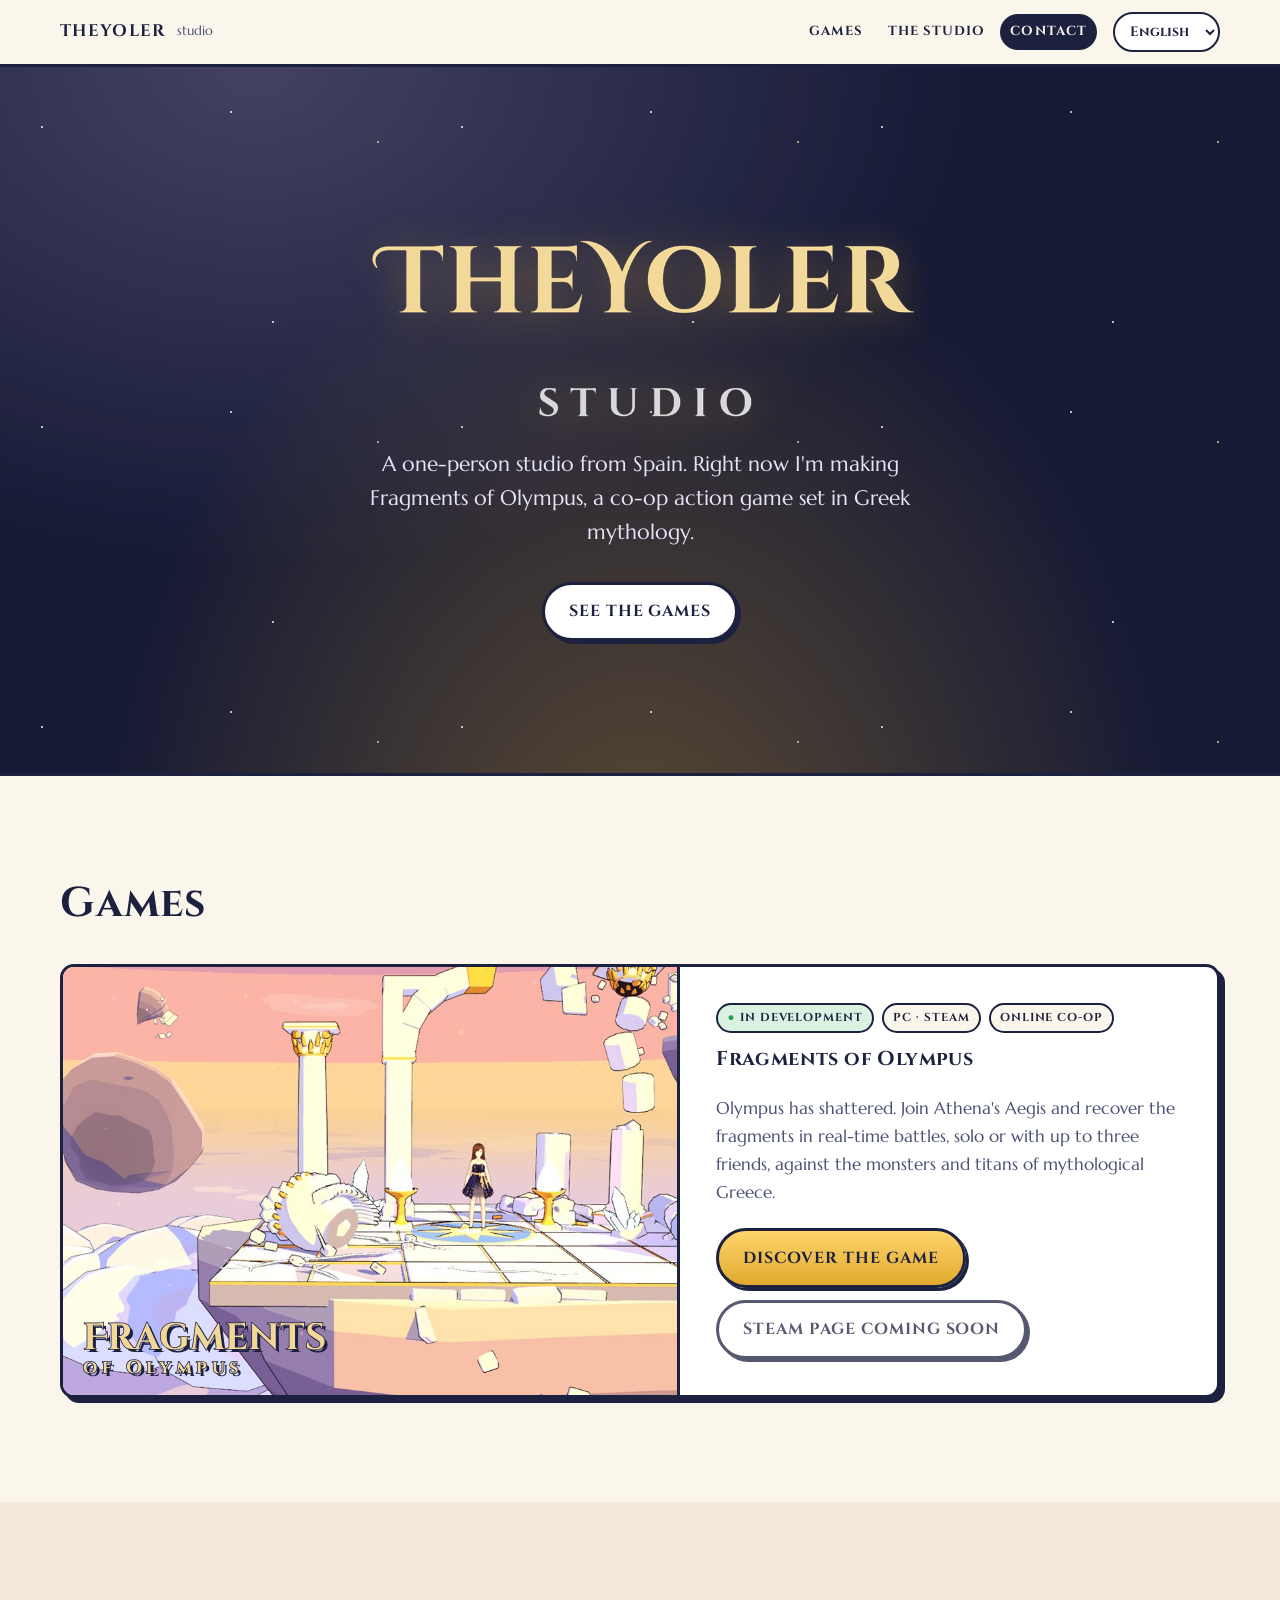
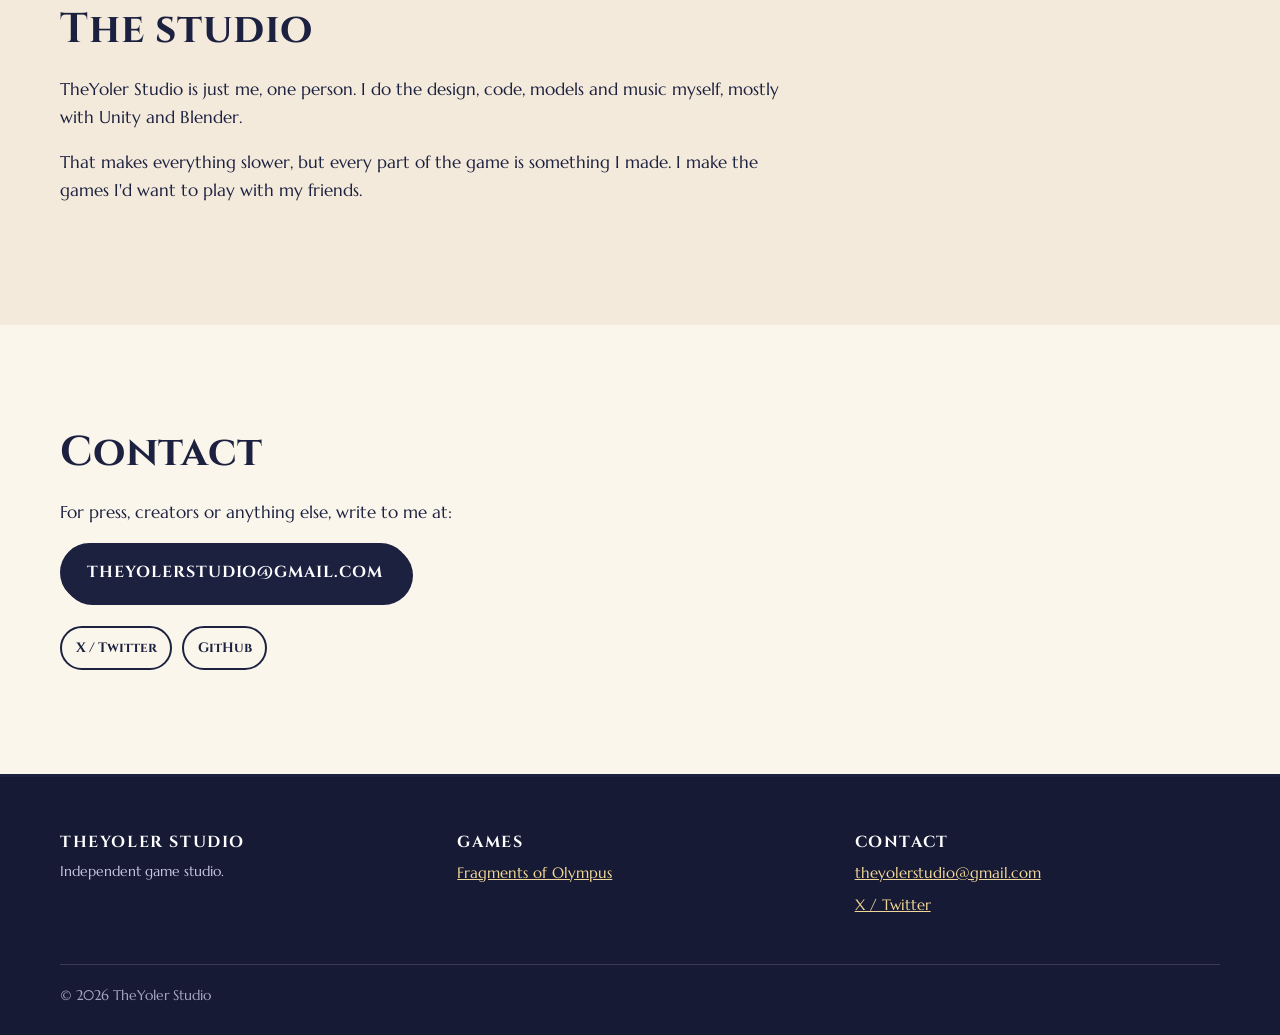
<file: Web/index.html>
<!doctype html>
<html lang="es">
<head>
  <meta charset="utf-8">
  <meta name="viewport" content="width=device-width, initial-scale=1">
  <title data-i18n="studio.title">TheYoler Studio</title>
  <meta name="description" content="TheYoler Studio es un estudio independiente de videojuegos. Ahora desarrollamos Fragments of Olympus, acción cooperativa en la Grecia mitológica.">
  <meta property="og:title" content="TheYoler Studio">
  <meta property="og:description" content="Estudio independiente de videojuegos. En desarrollo: Fragments of Olympus.">
  <meta property="og:image" content="/assets/img/fragments/og.jpg">
  <meta property="og:type" content="website">
  <meta name="theme-color" content="#161a35">
  <link rel="icon" href="/assets/img/favicon.svg" type="image/svg+xml">
  <link rel="stylesheet" href="assets/css/style.css">
  <script src="assets/js/i18n.js" defer></script>
  <script src="assets/js/site.js" defer></script>
</head>
<body>

<header class="topbar">
  <div class="wrap topbar__inner">
    <a class="brand" href="./" aria-label="TheYoler Studio">THEYOLER <small>studio</small></a>
    <nav class="nav" id="nav">
      <a href="#juegos" data-i18n="studio.nav.games">Juegos</a>
      <a href="#estudio" data-i18n="studio.nav.studio">El estudio</a>
      <a href="#contacto" data-i18n="studio.nav.contact">Contacto</a>
    </nav>
    <select class="lang" aria-label="Idioma / Language"></select>
    <button class="menu-btn" aria-controls="nav" aria-expanded="false" aria-label="Menú"><span></span></button>
  </div>
</header>

<main>
  <section class="studio-hero">
    <div class="wrap">
      <h1 style="margin:0"><img class="studio-hero__logo" src="assets/img/studio/logo.png" alt="TheYoler Studio" width="900" height="308"></h1>
      <p data-i18n="studio.hero.text">Un estudio de una sola persona, desde España. Ahora mismo estoy con Fragments of Olympus, un juego de acción cooperativo ambientado en la mitología griega.</p>
      <a class="btn btn--gold" href="#juegos" data-i18n="studio.hero.cta">Ver los juegos</a>
    </div>
  </section>

  <section class="section" id="juegos">
    <div class="wrap">
      <div class="section__head">
        <h2 data-i18n="studio.games.title">Juegos</h2>
      </div>

      <article class="card game-card">
        <a class="game-card__media" href="fragments-of-olympus/">
          <img src="assets/img/fragments/card.jpg" alt="Ruinas flotantes del Olimpo al atardecer en Fragments of Olympus" width="900" height="675" loading="lazy">
          <p class="game-card__title">Fragments <small>of Olympus</small></p>
        </a>
        <div class="game-card__body">
          <div class="tags">
            <span class="tag tag--live" data-i18n="studio.fo.status">En desarrollo</span>
            <span class="tag">PC · Steam</span>
            <span class="tag" data-i18n="studio.fo.coop">Cooperativo online</span>
          </div>
          <h3 data-i18n="studio.fo.title">Fragments of Olympus</h3>
          <p data-i18n="studio.fo.text">El Olimpo ha estallado en pedazos. Únete a la Égida de Atenea y recupera los fragmentos luchando en tiempo real, solo o con hasta tres amigos, contra los monstruos y titanes de la Grecia mitológica.</p>
          <div class="actions">
            <a class="btn btn--gold" href="fragments-of-olympus/" data-i18n="studio.fo.more">Descubrir el juego</a>
            <a class="btn" data-link="steam" href="#" target="_blank" rel="noopener" data-i18n="common.steamsoon">Página de Steam: próximamente</a>
          </div>
        </div>
      </article>
    </div>
  </section>

  <section class="section section--alt" id="estudio">
    <div class="wrap">
      <div style="max-width:720px">
        <h2 data-i18n="studio.about.title">El estudio</h2>
        <p data-i18n="studio.about.p1">TheYoler Studio soy yo, una sola persona. El diseño, la programación, los modelos y la música los hago yo, casi todo con Unity y Blender.</p>
        <p data-i18n="studio.about.p2">Eso hace que todo vaya más despacio, pero cada parte del juego la he hecho yo. Hago los juegos a los que me gustaría jugar con mis amigos.</p>
      </div>
    </div>
  </section>

  <section class="section" id="contacto">
    <div class="wrap">
      <h2 data-i18n="studio.contact.title">Contacto</h2>
      <p data-i18n="studio.contact.text">Para prensa, creadores o cualquier otra cosa, escríbeme a:</p>
      <p><a class="btn btn--ink" data-link="email" href="#">theyolerstudio@gmail.com</a></p>
      <div class="socials" style="margin-top:24px">
        <a data-social="x" href="#" target="_blank" rel="noopener">X / Twitter</a>
        <a data-social="bluesky" href="#" target="_blank" rel="noopener">Bluesky</a>
        <a data-social="youtube" href="#" target="_blank" rel="noopener">YouTube</a>
        <a data-social="tiktok" href="#" target="_blank" rel="noopener">TikTok</a>
        <a data-social="instagram" href="#" target="_blank" rel="noopener">Instagram</a>
        <a data-social="discord" href="#" target="_blank" rel="noopener">Discord</a>
        <a data-link="github" href="#" target="_blank" rel="noopener">GitHub</a>
      </div>
    </div>
  </section>
</main>

<footer class="footer">
  <div class="wrap">
    <div class="footer__grid">
      <div>
        <h3>TheYoler Studio</h3>
        <p class="credits" data-i18n="studio.footer.text">Estudio independiente de videojuegos.</p>
      </div>
      <div>
        <h3 data-i18n="studio.nav.games">Juegos</h3>
        <ul><li><a href="fragments-of-olympus/">Fragments of Olympus</a></li></ul>
      </div>
      <div>
        <h3 data-i18n="studio.nav.contact">Contacto</h3>
        <ul>
          <li><a data-link="email" href="#">theyolerstudio@gmail.com</a></li>
          <li><a data-social="x" href="#" target="_blank" rel="noopener">X / Twitter</a></li>
        </ul>
      </div>
    </div>
    <div class="footer__legal">
      <span>© <span data-year>2026</span> TheYoler Studio</span>
    </div>
  </div>
</footer>

</body>
</html>
</file>
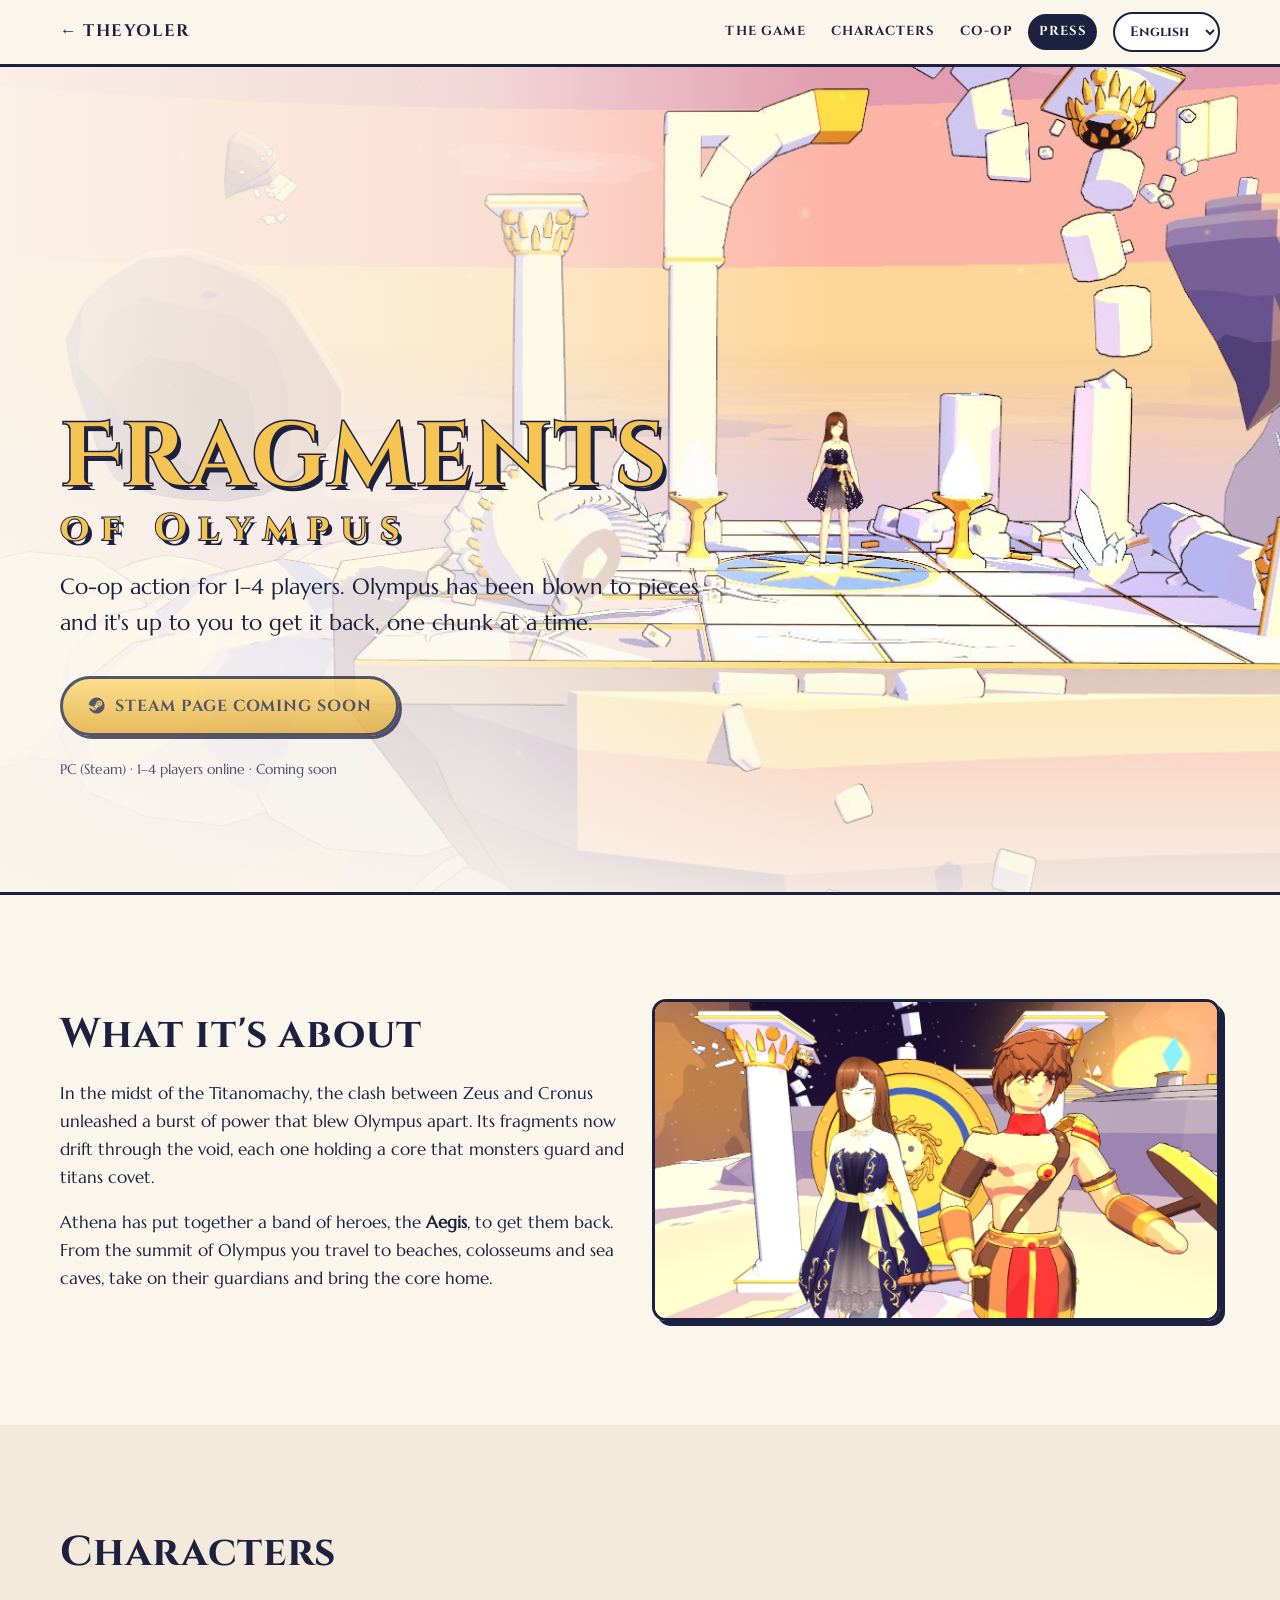
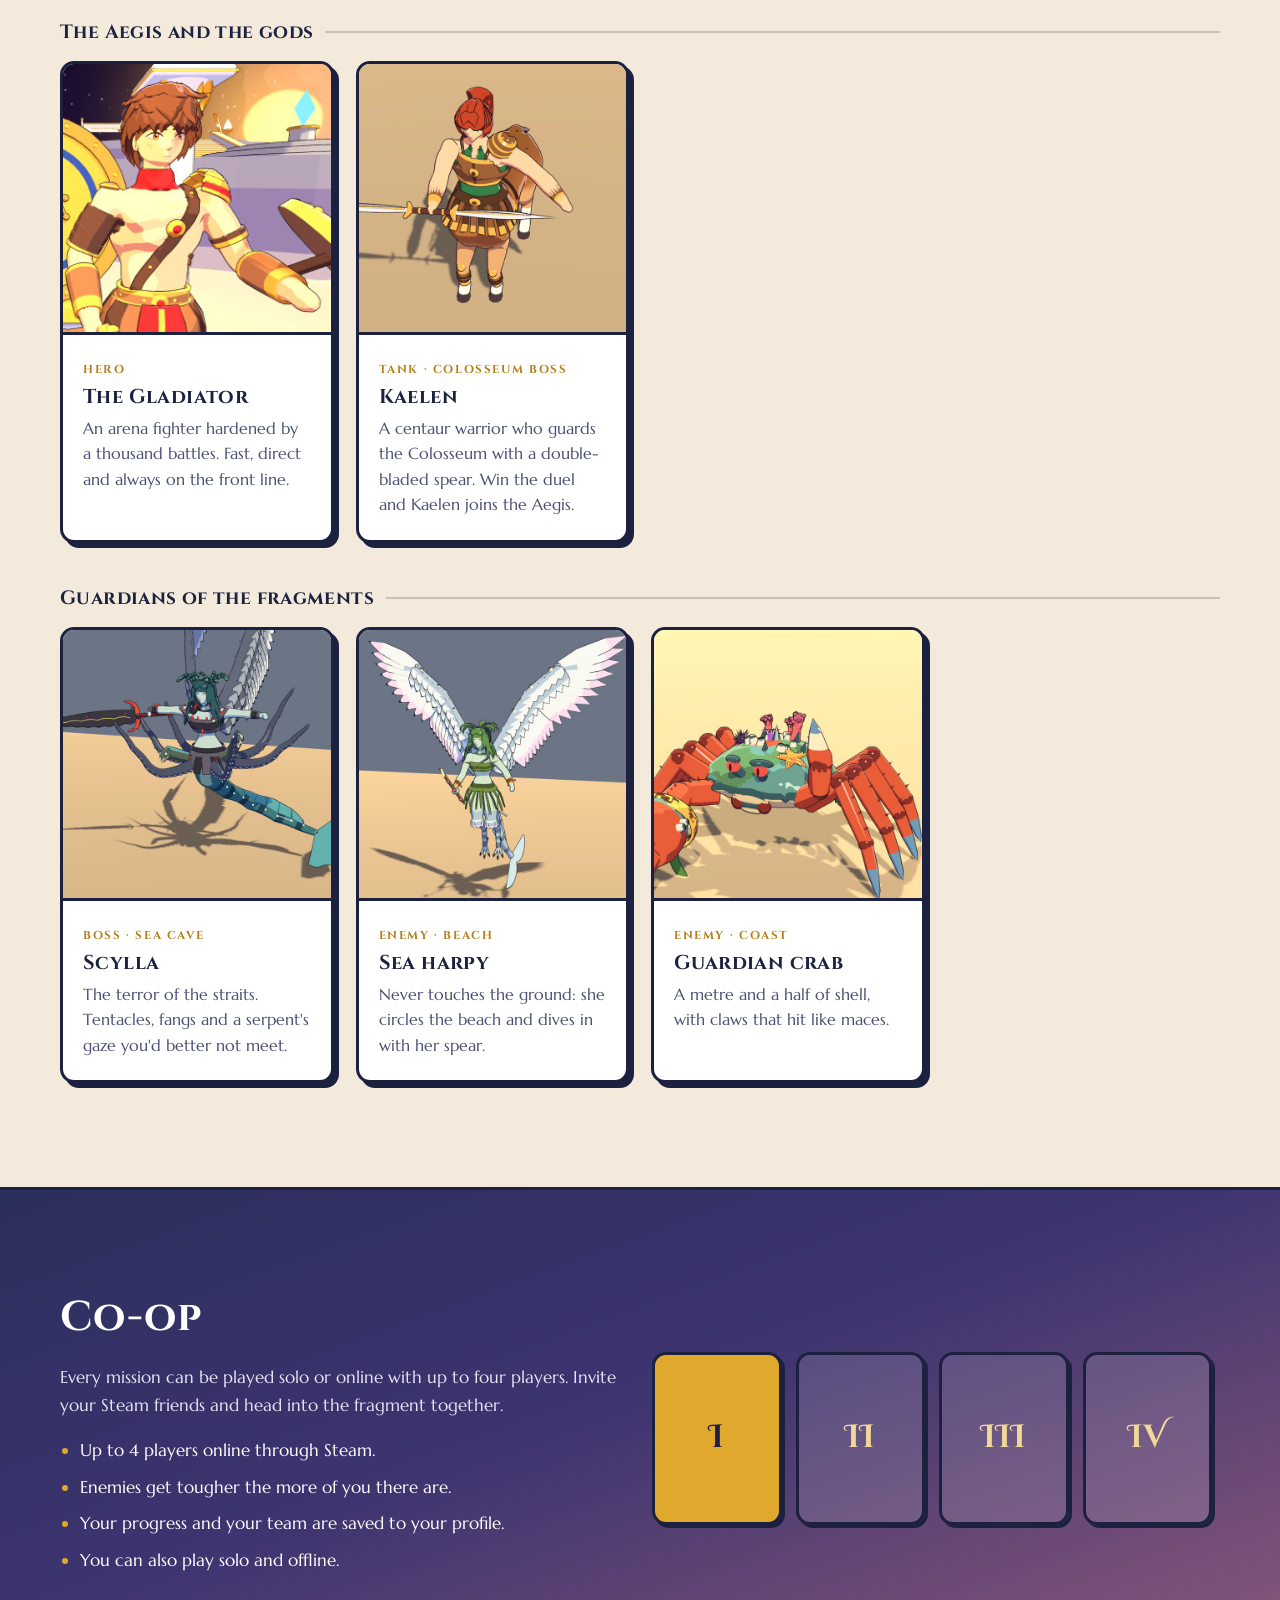
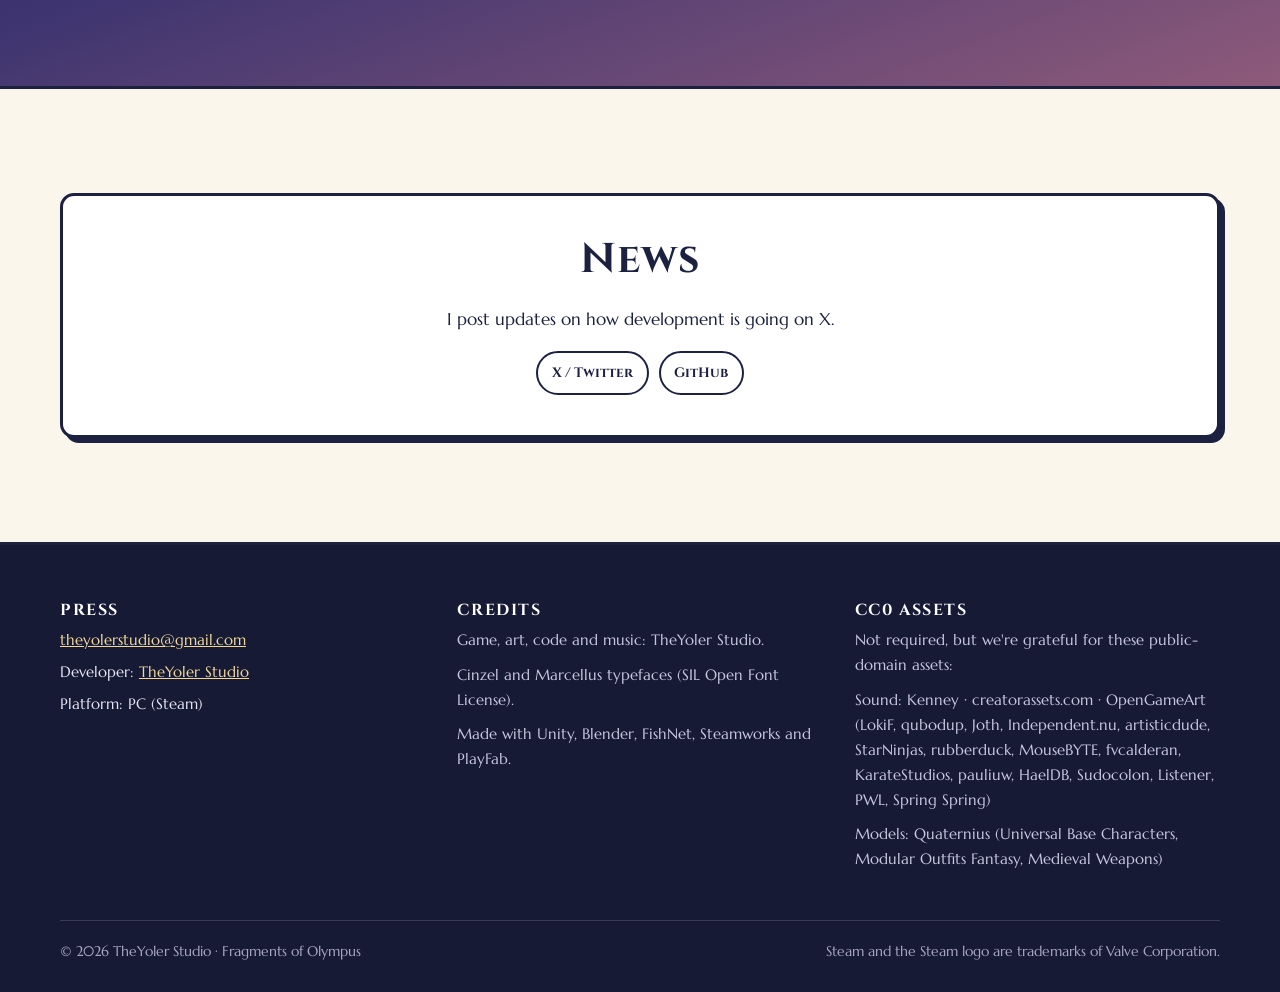
<file: Web/fragments-of-olympus/index.html>
<!doctype html>
<html lang="es">
<head>
  <meta charset="utf-8">
  <meta name="viewport" content="width=device-width, initial-scale=1">
  <title data-i18n="fo.title">Fragments of Olympus — Acción cooperativa en la Grecia mitológica</title>
  <meta name="description" content="El Olimpo ha estallado. Únete a la Égida de Atenea y recupera sus fragmentos en un juego de acción cooperativo online para hasta 4 jugadores.">
  <meta property="og:title" content="Fragments of Olympus">
  <meta property="og:description" content="Acción cooperativa online en la Grecia mitológica. Próximamente en Steam.">
  <meta property="og:image" content="/assets/img/fragments/og.jpg">
  <meta property="og:type" content="website">
  <meta name="twitter:card" content="summary_large_image">
  <meta name="theme-color" content="#f7d7a8">
  <link rel="icon" href="/assets/img/favicon.svg" type="image/svg+xml">
  <link rel="stylesheet" href="../assets/css/style.css">
  <script src="../assets/js/i18n.js" defer></script>
  <script src="../assets/js/site.js" defer></script>
</head>
<body>

<header class="topbar">
  <div class="wrap topbar__inner">
    <a class="brand" href="../" title="TheYoler Studio">← THEYOLER</a>
    <nav class="nav" id="nav">
      <a href="#juego" data-i18n="fo.nav.game">El juego</a>
      <a href="#personajes" data-i18n="fo.nav.chars">Personajes</a>
      <a href="#cooperativo" data-i18n="fo.nav.coop">Cooperativo</a>
      <a href="#prensa" data-i18n="fo.nav.press">Prensa</a>
    </nav>
    <select class="lang" aria-label="Idioma / Language"></select>
    <button class="menu-btn" aria-controls="nav" aria-expanded="false" aria-label="Menú"><span></span></button>
  </div>
</header>

<main>
  <!-- PORTADA -->
  <section class="fo-hero">
    <div class="fo-hero__bg">
      <!-- PENDIENTE: cambiar por el key art cuando exista (ver Lanzamiento/03 en la bóveda). -->
      <img src="../assets/img/fragments/hero.jpg" alt="Santuario en ruinas flotando entre las nubes del Olimpo al atardecer" width="1440" height="810" fetchpriority="high">
    </div>
    <div class="wrap">
      <div class="fo-hero__content">
        <!-- PENDIENTE: cambiar el título en texto por el logo en PNG transparente cuando esté. -->
        <h1 class="logo-title">Fragments<span>of Olympus</span></h1>
        <p class="fo-hero__tagline" data-i18n="fo.hero.tagline">Acción cooperativa para 1–4 jugadores. El Olimpo ha saltado en pedazos y os toca ir recuperándolo, trozo a trozo.</p>
        <div class="actions">
          <a class="btn btn--gold" data-link="steam" href="#" target="_blank" rel="noopener">
            <svg viewBox="0 0 24 24" fill="currentColor" aria-hidden="true"><path d="M12 2a10 10 0 0 0-9.96 9.1l5.36 2.22a2.8 2.8 0 0 1 1.6-.5h.16l2.38-3.46v-.05a3.77 3.77 0 1 1 3.77 3.77h-.09l-3.4 2.43v.13a2.83 2.83 0 0 1-5.6.56L2.4 14.6A10 10 0 1 0 12 2zm-4.1 15.2-1.23-.51a2.13 2.13 0 1 0 1.17-2.9l1.27.53a1.57 1.57 0 1 1-1.2 2.9zm9.5-7.63a2.51 2.51 0 1 0-2.5 2.5 2.51 2.51 0 0 0 2.5-2.5zm-4.4 0a1.89 1.89 0 1 1 1.9 1.88 1.89 1.89 0 0 1-1.9-1.88z"/></svg>
            <span data-i18n="common.steamsoon">Página de Steam: próximamente</span>
          </a>
        </div>
        <p class="fo-hero__meta"><span data-i18n="fo.hero.meta">PC (Steam) · 1–4 jugadores online · Próximamente</span></p>
      </div>
    </div>
  </section>

  <!-- QUÉ ES -->
  <section class="section about" id="juego">
    <div class="wrap grid grid--2">
      <div>
        <h2 data-i18n="fo.about.title">De qué va</h2>
        <p data-i18n="fo.about.p1">En plena Titanomaquia, el choque entre Zeus y Cronos desató una explosión de poder que hizo pedazos el Olimpo. Sus fragmentos flotan ahora a la deriva, y en cada uno late un núcleo que los monstruos custodian y los titanes codician.</p>
        <p data-i18n="fo.about.p2">Atenea ha reunido a un grupo de héroes, la <strong>Égida</strong>, para recuperarlos. Desde la cumbre del Olimpo viajas a playas, coliseos y cuevas marinas, te enfrentas a sus guardianes y te traes el núcleo.</p>
      </div>
      <img class="about__img" src="../assets/img/fragments/shot-lobby.jpg" alt="Dos héroes en la cumbre del Olimpo, delante de la Gema" width="1200" height="675" loading="lazy">
    </div>
  </section>

  <!-- PERSONAJES -->
  <section class="section section--alt" id="personajes">
    <div class="wrap">
      <div class="section__head">
        <h2 data-i18n="fo.chars.title">Personajes</h2>
      </div>

      <h3 class="chars-group" data-i18n="fo.chars.team">La Égida y los dioses</h3>
      <div class="chars">
        <article class="card char">
          <div class="char__img"><img src="../assets/img/fragments/char-gladiator.jpg" alt="El gladiador" loading="lazy" width="560" height="560"></div>
          <div class="char__body">
            <span class="char__role" data-i18n="fo.chars.glad.r">Héroe</span>
            <h3 data-i18n="fo.chars.glad.n">El Gladiador</h3>
            <p data-i18n="fo.chars.glad.d">Luchador de arena curtido en mil combates. Rápido, directo y siempre en primera línea.</p>
          </div>
        </article>
        <article class="card char">
          <div class="char__img"><img src="../assets/img/fragments/char-kaelen.jpg" alt="Kaelen, el centauro" loading="lazy" width="640" height="640"></div>
          <div class="char__body">
            <span class="char__role" data-i18n="fo.chars.kaelen.r">Tanque · Jefe del Coliseo</span>
            <h3>Kaelen</h3>
            <p data-i18n="fo.chars.kaelen.d">Centauro guerrero que defiende el Coliseo con su lanza doble. Gánale el duelo y se unirá a la Égida.</p>
          </div>
        </article>
      </div>

      <h3 class="chars-group" data-i18n="fo.chars.foes">Guardianes de los fragmentos</h3>
      <div class="chars">
        <article class="card char">
          <div class="char__img"><img src="../assets/img/fragments/char-scylla.jpg" alt="Escila" loading="lazy" width="640" height="640"></div>
          <div class="char__body">
            <span class="char__role" data-i18n="fo.chars.scylla.r">Jefa · Cueva marina</span>
            <h3 data-i18n="fo.chars.scylla.n">Escila</h3>
            <p data-i18n="fo.chars.scylla.d">El terror de los estrechos. Tentáculos, fauces y una mirada de serpiente que no conviene sostener.</p>
          </div>
        </article>
        <article class="card char">
          <div class="char__img"><img src="../assets/img/fragments/char-harpy.jpg" alt="Arpía marina" loading="lazy" width="640" height="640"></div>
          <div class="char__body">
            <span class="char__role" data-i18n="fo.chars.harpy.r">Enemiga · Playa</span>
            <h3 data-i18n="fo.chars.harpy.n">Arpía marina</h3>
            <p data-i18n="fo.chars.harpy.d">Nunca toca el suelo: vuela sobre la playa y cae en picado con su lanza.</p>
          </div>
        </article>
        <article class="card char">
          <div class="char__img"><img src="../assets/img/fragments/char-crab.jpg" alt="Cangrejo guardián" loading="lazy" width="640" height="640"></div>
          <div class="char__body">
            <span class="char__role" data-i18n="fo.chars.crab.r">Enemigo · Costa</span>
            <h3 data-i18n="fo.chars.crab.n">Cangrejo guardián</h3>
            <p data-i18n="fo.chars.crab.d">Metro y medio de caparazón con pinzas que golpean como mazas.</p>
          </div>
        </article>
      </div>
    </div>
  </section>

  <!-- COOPERATIVO -->
  <section class="section coop" id="cooperativo">
    <div class="wrap grid grid--2">
      <div>
        <h2 data-i18n="fo.coop.title">Cooperativo</h2>
        <p data-i18n="fo.coop.text">Todas las misiones se pueden jugar solo o online con hasta cuatro jugadores. Invitas a tus amigos de Steam y entráis juntos al fragmento.</p>
        <ul class="checklist">
          <li data-i18n="fo.coop.1">Hasta 4 jugadores online a través de Steam.</li>
          <li data-i18n="fo.coop.2">Los enemigos se vuelven más duros cuantos más sois.</li>
          <li data-i18n="fo.coop.3">Tu progreso y tu equipo se guardan en tu perfil.</li>
          <li data-i18n="fo.coop.4">También se puede jugar solo y sin conexión.</li>
        </ul>
      </div>
      <div class="coop__slots" aria-hidden="true">
        <div class="coop__slot">I</div><div class="coop__slot">II</div><div class="coop__slot">III</div><div class="coop__slot">IV</div>
      </div>
    </div>
  </section>

  <!-- REDES -->
  <section class="section" id="noticias">
    <div class="wrap">
      <div class="card newsletter">
        <h2 data-i18n="fo.news.title">Novedades</h2>
        <p data-i18n="fo.news.text">Voy contando cómo avanza el desarrollo en X.</p>
        <div class="socials">
          <a data-link="steam" href="#" target="_blank" rel="noopener">Steam</a>
          <a data-social="discord" href="#" target="_blank" rel="noopener">Discord</a>
          <a data-social="x" href="#" target="_blank" rel="noopener">X / Twitter</a>
          <a data-social="bluesky" href="#" target="_blank" rel="noopener">Bluesky</a>
          <a data-social="youtube" href="#" target="_blank" rel="noopener">YouTube</a>
          <a data-social="tiktok" href="#" target="_blank" rel="noopener">TikTok</a>
          <a data-social="instagram" href="#" target="_blank" rel="noopener">Instagram</a>
          <a data-link="github" href="#" target="_blank" rel="noopener">GitHub</a>
        </div>
      </div>
    </div>
  </section>
</main>

<!-- PIE: prensa, contacto y créditos -->
<footer class="footer" id="prensa">
  <div class="wrap">
    <div class="footer__grid">
      <div>
        <h3 data-i18n="fo.footer.press">Prensa</h3>
        <ul>
          <li><a data-link="email" href="#">theyolerstudio@gmail.com</a></li>
          <li><span data-i18n="fo.footer.dev">Desarrollo:</span> <a href="../">TheYoler Studio</a></li>
          <li><span data-i18n="fo.footer.platforms">Plataforma: PC (Steam)</span></li>
        </ul>
      </div>
      <div>
        <h3 data-i18n="fo.footer.credits">Créditos</h3>
        <ul class="credits">
          <li data-i18n="fo.footer.made">Juego, arte, código y música: TheYoler Studio.</li>
          <li data-i18n="fo.footer.fonts">Tipografías Cinzel y Marcellus (SIL Open Font License).</li>
          <li data-i18n="fo.footer.tech">Hecho con Unity, Blender, FishNet, Steamworks y PlayFab.</li>
        </ul>
      </div>
      <div>
        <h3 data-i18n="fo.footer.cc0">Recursos CC0</h3>
        <ul class="credits">
          <li data-i18n="fo.footer.cc0text">Aunque no lo exigen, agradecemos estos recursos de dominio público:</li>
          <li><span data-i18n="fo.footer.sfx">Sonidos:</span> Kenney · creatorassets.com · OpenGameArt (LokiF, qubodup, Joth, Independent.nu, artisticdude, StarNinjas, rubberduck, MouseBYTE, fvcalderan, KarateStudios, pauliuw, HaelDB, Sudocolon, Listener, PWL, Spring Spring)</li>
          <li><span data-i18n="fo.footer.models">Modelos:</span> Quaternius (Universal Base Characters, Modular Outfits Fantasy, Medieval Weapons)</li>
        </ul>
      </div>
    </div>
    <div class="footer__legal">
      <span>© <span data-year>2026</span> TheYoler Studio · Fragments of Olympus</span>
      <span data-i18n="fo.footer.steam">Steam y el logo de Steam son marcas de Valve Corporation.</span>
    </div>
  </div>
</footer>

</body>
</html>
</file>
<file: assets/css/style.css>
/* TheYoler Studio — estilos compartidos (estudio + páginas de juego)
   Estética: mármol claro, oro y tinta azul marino con contorno marcado (toon). */

@font-face { font-family: "Cinzel"; src: url("../fonts/Cinzel-Bold.ttf") format("truetype"); font-weight: 700; font-display: swap; }
@font-face { font-family: "Cinzel Decorative"; src: url("../fonts/CinzelDecorative-Bold.ttf") format("truetype"); font-weight: 700; font-display: swap; }
@font-face { font-family: "Marcellus"; src: url("../fonts/Marcellus-Regular.ttf") format("truetype"); font-weight: 400; font-display: swap; }

:root {
  --ink: #1d2140;          /* contorno y texto */
  --ink-soft: #4a4f73;
  --marble: #fbf6ec;       /* fondo */
  --marble-2: #f3eadb;
  --paper: #ffffff;
  --gold: #e0a92e;
  --gold-deep: #b57d12;
  --gold-pale: #f2d898;
  --sky-pink: #f4b8a6;
  --sky-peach: #f7d7a8;
  --sky-lilac: #c9b8e8;
  --sea: #2f8fb5;
  --red: #c8372d;
  --night: #161a35;
  --line: 3px;
  --radius: 14px;
  --shadow: 5px 5px 0 var(--ink);
  --shadow-sm: 3px 3px 0 var(--ink);
  --wrap: 1160px;
  --font-title: "Cinzel", "Times New Roman", serif;
  --font-deco: "Cinzel Decorative", "Cinzel", serif;
  --font-body: "Marcellus", Georgia, serif;
}

*, *::before, *::after { box-sizing: border-box; }
html { scroll-behavior: smooth; -webkit-text-size-adjust: 100%; }
body {
  margin: 0;
  background: var(--marble);
  color: var(--ink);
  font-family: var(--font-body);
  font-size: 1.0625rem;
  line-height: 1.65;
  overflow-x: hidden;
}
/* Chino y japonés: las fuentes griegas no tienen esos glifos */
html[lang="zh"] body, html[lang="ja"] body { font-family: "Noto Sans CJK SC", "Noto Sans JP", "Microsoft YaHei", "Yu Gothic", sans-serif; }

[hidden] { display: none !important; }
img { max-width: 100%; height: auto; display: block; }
a { color: inherit; }
h1, h2, h3 { font-family: var(--font-title); line-height: 1.15; margin: 0 0 .5em; letter-spacing: .02em; }
h2 { font-size: clamp(1.8rem, 4vw, 2.6rem); }
h3 { font-size: 1.25rem; }
p { margin: 0 0 1em; }
:focus-visible { outline: 3px solid var(--gold); outline-offset: 3px; }

.wrap { width: min(var(--wrap), 100% - 32px); margin-inline: auto; }
.section { padding: clamp(56px, 9vw, 104px) 0; position: relative; }
[id] { scroll-margin-top: 64px; }
.section--alt { background: var(--marble-2); }
.section__head { max-width: 720px; margin: 0 0 36px; }
.section__head p { color: var(--ink-soft); }

.divider { display: flex; align-items: center; gap: 14px; justify-content: center; color: var(--gold); margin: 0 auto 16px; }
.divider::before, .divider::after { content: ""; height: 2px; width: 64px; background: currentColor; }

/* Botones con contorno y sombra dura */
.btn {
  --bg: var(--paper); --fg: var(--ink);
  display: inline-flex; align-items: center; justify-content: center; gap: .55em;
  font-family: var(--font-title); font-size: 1rem; letter-spacing: .06em; text-transform: uppercase; text-decoration: none;
  padding: .85em 1.5em; min-height: 48px;
  color: var(--fg); background: var(--bg);
  border: var(--line) solid var(--ink); border-radius: 999px; box-shadow: var(--shadow-sm);
  cursor: pointer; transition: transform .12s ease, box-shadow .12s ease, background .2s;
}
.btn:hover { transform: translate(-2px, -2px); box-shadow: 5px 5px 0 var(--ink); }
.btn:active { transform: translate(2px, 2px); box-shadow: 1px 1px 0 var(--ink); }
.btn--gold { --bg: linear-gradient(180deg, #ffd56b, var(--gold)); }
.btn--ink { --bg: var(--ink); --fg: #fff; }
.btn svg { width: 1.2em; height: 1.2em; flex: none; }
/* Botón de Steam mientras la página no existe: se ve, pero no es un enlace */
.btn.is-soon { cursor: default; opacity: .75; }
.btn.is-soon:hover, .btn.is-soon:active { transform: none; box-shadow: var(--shadow-sm); }

/* Cabecera */
.topbar {
  position: sticky; top: 0; z-index: 50;
  background: rgba(251, 246, 236, .92); backdrop-filter: blur(8px);
  border-bottom: var(--line) solid var(--ink);
  transition: box-shadow .2s ease;
}
.topbar.is-scrolled { box-shadow: 0 4px 0 rgba(29, 33, 64, .12); }
.topbar__inner { display: flex; align-items: center; gap: 16px; min-height: 64px; }
.brand { display: flex; align-items: center; gap: 10px; text-decoration: none; font-family: var(--font-title); font-size: 1.05rem; letter-spacing: .08em; }
.brand img { height: 30px; width: auto; }
.brand small { font-family: var(--font-body); letter-spacing: 0; color: var(--ink-soft); font-size: .8rem; }
.nav { display: flex; gap: 4px; margin-left: auto; }
.nav a {
  text-decoration: none; font-family: var(--font-title); font-size: .82rem; letter-spacing: .08em; text-transform: uppercase;
  padding: .55em .8em; border-radius: 999px;
}
.nav a:hover { background: var(--gold-pale); }
.nav a.is-active { background: var(--ink); color: var(--marble); }
.lang {
  font: inherit; font-family: var(--font-title); font-size: .85rem; color: var(--ink);
  background: var(--paper); border: 2px solid var(--ink); border-radius: 999px; padding: .4em .8em; min-height: 40px; cursor: pointer;
}
.menu-btn { display: none; margin-left: auto; background: none; border: 2px solid var(--ink); border-radius: 10px; width: 44px; height: 44px; cursor: pointer; }
.menu-btn span, .menu-btn span::before, .menu-btn span::after { display: block; width: 20px; height: 2px; background: var(--ink); margin: 0 auto; position: relative; content: ""; }
.menu-btn span::before { position: absolute; top: -6px; } .menu-btn span::after { position: absolute; top: 6px; }

@media (max-width: 860px) {
  .menu-btn { display: block; }
  .nav {
    display: none; position: absolute; left: 0; right: 0; top: 100%;
    flex-direction: column; padding: 12px 16px 18px; gap: 2px;
    background: var(--marble); border-bottom: var(--line) solid var(--ink);
  }
  .nav.is-open { display: flex; }
  .nav a { padding: .8em .6em; font-size: .95rem; }
}

/* Tarjetas toon */
.card {
  background: var(--paper); border: var(--line) solid var(--ink); border-radius: var(--radius);
  box-shadow: var(--shadow); overflow: hidden;
}
.grid { display: grid; gap: 24px; }
.grid--2 { grid-template-columns: repeat(auto-fit, minmax(min(100%, 380px), 1fr)); align-items: center; }

/* Pie */
.footer { background: var(--night); color: #e8e4f6; padding: 56px 0 28px; border-top: var(--line) solid var(--ink); }
.footer a { color: var(--gold-pale); }
.footer h3 { color: #fff; font-size: 1rem; letter-spacing: .1em; text-transform: uppercase; }
.footer__grid { display: grid; gap: 32px; grid-template-columns: repeat(auto-fit, minmax(min(100%, 220px), 1fr)); }
.footer ul { list-style: none; padding: 0; margin: 0; }
.footer li { margin-bottom: .45em; font-size: .95rem; }
.footer__legal { margin-top: 40px; padding-top: 20px; border-top: 1px solid rgba(255,255,255,.15); font-size: .85rem; color: #a9a6c4; display: flex; flex-wrap: wrap; gap: 8px 24px; justify-content: space-between; }
.credits { font-size: .88rem; color: #c9c6e0; }
.credits li { margin-bottom: .6em; }

.socials { display: flex; flex-wrap: wrap; gap: 10px; }
.socials a {
  display: inline-flex; align-items: center; gap: .5em; text-decoration: none; font-family: var(--font-title); font-size: .85rem;
  padding: .55em 1em; min-height: 44px; border: 2px solid currentColor; border-radius: 999px;
}

/* ====================== ESTUDIO ====================== */
.studio-hero {
  position: relative; overflow: hidden; color: #fff; text-align: center;
  background:
    radial-gradient(ellipse at 50% 120%, rgba(224,169,46,.35), transparent 60%),
    radial-gradient(ellipse at 20% 0%, rgba(201,184,232,.25), transparent 50%),
    var(--night);
  padding: clamp(80px, 14vw, 160px) 0 clamp(72px, 12vw, 132px);
  border-bottom: var(--line) solid var(--ink);
}
.studio-hero::before { /* estrellas */
  content: ""; position: absolute; inset: 0; opacity: .7; pointer-events: none;
  background-image:
    radial-gradient(1.5px 1.5px at 10% 20%, #fff 50%, transparent 51%),
    radial-gradient(1px 1px at 30% 70%, #fff 50%, transparent 51%),
    radial-gradient(1.5px 1.5px at 55% 15%, #fff 50%, transparent 51%),
    radial-gradient(1px 1px at 75% 45%, #fff 50%, transparent 51%),
    radial-gradient(2px 2px at 90% 25%, var(--gold-pale) 50%, transparent 51%),
    radial-gradient(1px 1px at 42% 40%, #fff 50%, transparent 51%),
    radial-gradient(1.5px 1.5px at 65% 85%, #fff 50%, transparent 51%),
    radial-gradient(1px 1px at 15% 88%, #fff 50%, transparent 51%);
  background-size: 420px 300px;
}
.studio-hero > * { position: relative; }
.studio-hero__logo { width: min(560px, 86%); margin: 0 auto 28px; filter: drop-shadow(0 4px 18px rgba(224,169,46,.35)); }
.studio-hero p { max-width: 620px; margin: 0 auto 32px; font-size: clamp(1.05rem, 2.2vw, 1.3rem); color: #e6e2f7; }
.studio-hero .btn { --bg: var(--paper); }

.game-card { display: grid; grid-template-columns: 1.15fr 1fr; }
.game-card__media { position: relative; display: block; min-height: 300px; border-right: var(--line) solid var(--ink); overflow: hidden; }
.game-card__media img { position: absolute; inset: 0; width: 100%; height: 100%; object-fit: cover; transition: transform .4s ease; }
.game-card__media:hover img { transform: scale(1.04); }
.game-card__title {
  position: absolute; left: 20px; bottom: 18px; margin: 0;
  font-family: var(--font-deco); font-size: clamp(1.5rem, 3.4vw, 2.3rem); line-height: 1.05; color: var(--gold-pale);
  -webkit-text-stroke: 1.5px var(--ink); paint-order: stroke fill; text-shadow: 3px 3px 0 var(--ink);
}
.game-card__title small { display: block; font-family: var(--font-title); font-size: .5em; letter-spacing: .25em; }
.game-card__body { padding: clamp(22px, 3.5vw, 36px); display: flex; flex-direction: column; gap: 14px; }
.game-card__body p { margin: 0; color: var(--ink-soft); }
.tags { display: flex; flex-wrap: wrap; gap: 8px; }
.tag {
  font-family: var(--font-title); font-size: .72rem; letter-spacing: .08em; text-transform: uppercase;
  padding: .3em .8em; border: 2px solid var(--ink); border-radius: 999px; background: var(--marble);
}
.tag--live { background: #d9f2e1; }
.tag--live::before { content: "●"; color: #2a9d55; margin-right: .4em; }
.actions { display: flex; flex-wrap: wrap; gap: 12px; margin-top: auto; padding-top: 8px; }
@media (max-width: 760px) {
  .game-card { grid-template-columns: 1fr; }
  .game-card__media { border-right: 0; border-bottom: var(--line) solid var(--ink); min-height: 220px; aspect-ratio: 4 / 3; }
}

/* ====================== JUEGO ====================== */
.fo-hero {
  position: relative; min-height: min(92vh, 860px); display: grid; align-items: end;
  border-bottom: var(--line) solid var(--ink); overflow: hidden; color: var(--ink);
}
.fo-hero__bg { position: absolute; inset: 0; }
.fo-hero__bg img { width: 100%; height: 100%; object-fit: cover; object-position: 60% 50%; }
.fo-hero__bg::after {
  content: ""; position: absolute; inset: 0;
  background: linear-gradient(90deg, rgba(251,246,236,.92) 0%, rgba(251,246,236,.65) 38%, rgba(251,246,236,0) 65%),
              linear-gradient(0deg, rgba(251,246,236,.85) 0%, rgba(251,246,236,0) 35%);
}
.fo-hero__content { position: relative; padding: 120px 0 clamp(48px, 8vw, 96px); max-width: 640px; }
.logo-title {
  font-family: var(--font-deco); font-weight: 700; margin: 0 0 .25em; line-height: .95;
  font-size: clamp(2.8rem, 9vw, 5.6rem); color: #f6c453;
  -webkit-text-stroke: 3px var(--ink); paint-order: stroke fill;
  text-shadow: 4px 5px 0 var(--ink);
}
.logo-title span { display: block; font-family: var(--font-title); font-size: .42em; letter-spacing: .32em; margin-top: .25em; -webkit-text-stroke-width: 2px; }
.fo-hero__tagline { font-size: clamp(1.1rem, 2.4vw, 1.35rem); margin-bottom: 28px; }
.fo-hero .actions { margin-top: 0; }
.fo-hero__meta { margin-top: 22px; font-size: .9rem; color: var(--ink-soft); }
@media (max-width: 760px) {
  .fo-hero { min-height: auto; align-items: stretch; }
  .fo-hero__bg { position: relative; height: 56vw; min-height: 220px; border-bottom: var(--line) solid var(--ink); }
  .fo-hero__bg::after { background: none; }
  .fo-hero__content { padding: 28px 0 48px; }
  .logo-title { -webkit-text-stroke-width: 2px; text-shadow: 3px 3px 0 var(--ink); }
  .logo-title span { -webkit-text-stroke-width: 1px; letter-spacing: .24em; }
  .fo-hero .btn { flex: 1 1 100%; }
}

.about__img { border: var(--line) solid var(--ink); border-radius: var(--radius); box-shadow: var(--shadow); }

.chars { display: grid; gap: 22px; grid-template-columns: repeat(auto-fill, minmax(min(100%, 240px), 1fr)); }
.char { display: flex; flex-direction: column; }
.char__img { aspect-ratio: 1; border-bottom: var(--line) solid var(--ink); background: linear-gradient(180deg, var(--sky-lilac), var(--sky-peach)); }
.char__img img { width: 100%; height: 100%; object-fit: cover; }
.char__body { padding: 18px 20px 22px; }
.char__role { font-family: var(--font-title); font-size: .72rem; letter-spacing: .14em; text-transform: uppercase; color: var(--gold-deep); }
.char__body h3 { margin: .2em 0 .4em; }
.char__body p { margin: 0; color: var(--ink-soft); font-size: .97rem; }
.chars-group { margin: 44px 0 18px; font-size: 1.2rem; display: flex; align-items: center; gap: 12px; }
.chars-group::after { content: ""; flex: 1; height: 2px; background: var(--ink); opacity: .2; }

.coop {
  color: #fff; overflow: hidden;
  background: linear-gradient(160deg, #2b2f5c 0%, #3d3470 45%, #8e5a7a 100%);
  border-block: var(--line) solid var(--ink);
}
.coop .section__head p, .coop p { color: #e6e2f7; }
.coop__slots { display: grid; grid-template-columns: repeat(4, 1fr); gap: 14px; max-width: 560px; }
.coop__slot {
  aspect-ratio: 3 / 4; border: var(--line) solid var(--ink); border-radius: 14px; background: rgba(255,255,255,.12);
  display: grid; place-items: center; font-family: var(--font-deco); font-size: 2rem; color: var(--gold-pale); box-shadow: var(--shadow-sm);
}
.coop__slot:first-child { background: var(--gold); color: var(--ink); }
.checklist { padding-left: 1.2em; margin: 0; }
.checklist li { margin-bottom: .5em; }
.checklist li::marker { color: var(--gold); }

.newsletter { padding: clamp(24px, 4vw, 40px); text-align: center; }
.newsletter .socials { justify-content: center; margin-top: 18px; }

@media (prefers-reduced-motion: reduce) {
  * { scroll-behavior: auto !important; transition: none !important; animation: none !important; }
}
</file>
<file: Web/assets/css/style.css>
/* TheYoler Studio — estilos compartidos (estudio + páginas de juego)
   Estética: mármol claro, oro y tinta azul marino con contorno marcado (toon). */

@font-face { font-family: "Cinzel"; src: url("../fonts/Cinzel-Bold.ttf") format("truetype"); font-weight: 700; font-display: swap; }
@font-face { font-family: "Cinzel Decorative"; src: url("../fonts/CinzelDecorative-Bold.ttf") format("truetype"); font-weight: 700; font-display: swap; }
@font-face { font-family: "Marcellus"; src: url("../fonts/Marcellus-Regular.ttf") format("truetype"); font-weight: 400; font-display: swap; }

:root {
  --ink: #1d2140;          /* contorno y texto */
  --ink-soft: #4a4f73;
  --marble: #fbf6ec;       /* fondo */
  --marble-2: #f3eadb;
  --paper: #ffffff;
  --gold: #e0a92e;
  --gold-deep: #b57d12;
  --gold-pale: #f2d898;
  --sky-pink: #f4b8a6;
  --sky-peach: #f7d7a8;
  --sky-lilac: #c9b8e8;
  --sea: #2f8fb5;
  --red: #c8372d;
  --night: #161a35;
  --line: 3px;
  --radius: 14px;
  --shadow: 5px 5px 0 var(--ink);
  --shadow-sm: 3px 3px 0 var(--ink);
  --wrap: 1160px;
  --font-title: "Cinzel", "Times New Roman", serif;
  --font-deco: "Cinzel Decorative", "Cinzel", serif;
  --font-body: "Marcellus", Georgia, serif;
}

*, *::before, *::after { box-sizing: border-box; }
html { scroll-behavior: smooth; -webkit-text-size-adjust: 100%; }
body {
  margin: 0;
  background: var(--marble);
  color: var(--ink);
  font-family: var(--font-body);
  font-size: 1.0625rem;
  line-height: 1.65;
  overflow-x: hidden;
}
/* Chino y japonés: las fuentes griegas no tienen esos glifos */
html[lang="zh"] body, html[lang="ja"] body { font-family: "Noto Sans CJK SC", "Noto Sans JP", "Microsoft YaHei", "Yu Gothic", sans-serif; }

[hidden] { display: none !important; }
img { max-width: 100%; height: auto; display: block; }
a { color: inherit; }
h1, h2, h3 { font-family: var(--font-title); line-height: 1.15; margin: 0 0 .5em; letter-spacing: .02em; }
h2 { font-size: clamp(1.8rem, 4vw, 2.6rem); }
h3 { font-size: 1.25rem; }
p { margin: 0 0 1em; }
:focus-visible { outline: 3px solid var(--gold); outline-offset: 3px; }

.wrap { width: min(var(--wrap), 100% - 32px); margin-inline: auto; }
.section { padding: clamp(56px, 9vw, 104px) 0; position: relative; }
[id] { scroll-margin-top: 64px; }
.section--alt { background: var(--marble-2); }
.section__head { max-width: 720px; margin: 0 0 36px; }
.section__head p { color: var(--ink-soft); }

.divider { display: flex; align-items: center; gap: 14px; justify-content: center; color: var(--gold); margin: 0 auto 16px; }
.divider::before, .divider::after { content: ""; height: 2px; width: 64px; background: currentColor; }

/* Botones con contorno y sombra dura */
.btn {
  --bg: var(--paper); --fg: var(--ink);
  display: inline-flex; align-items: center; justify-content: center; gap: .55em;
  font-family: var(--font-title); font-size: 1rem; letter-spacing: .06em; text-transform: uppercase; text-decoration: none;
  padding: .85em 1.5em; min-height: 48px;
  color: var(--fg); background: var(--bg);
  border: var(--line) solid var(--ink); border-radius: 999px; box-shadow: var(--shadow-sm);
  cursor: pointer; transition: transform .12s ease, box-shadow .12s ease, background .2s;
}
.btn:hover { transform: translate(-2px, -2px); box-shadow: 5px 5px 0 var(--ink); }
.btn:active { transform: translate(2px, 2px); box-shadow: 1px 1px 0 var(--ink); }
.btn--gold { --bg: linear-gradient(180deg, #ffd56b, var(--gold)); }
.btn--ink { --bg: var(--ink); --fg: #fff; }
.btn svg { width: 1.2em; height: 1.2em; flex: none; }
/* Botón de Steam mientras la página no existe: se ve, pero no es un enlace */
.btn.is-soon { cursor: default; opacity: .75; }
.btn.is-soon:hover, .btn.is-soon:active { transform: none; box-shadow: var(--shadow-sm); }

/* Cabecera */
.topbar {
  position: sticky; top: 0; z-index: 50;
  background: rgba(251, 246, 236, .92); backdrop-filter: blur(8px);
  border-bottom: var(--line) solid var(--ink);
  transition: box-shadow .2s ease;
}
.topbar.is-scrolled { box-shadow: 0 4px 0 rgba(29, 33, 64, .12); }
.topbar__inner { display: flex; align-items: center; gap: 16px; min-height: 64px; }
.brand { display: flex; align-items: center; gap: 10px; text-decoration: none; font-family: var(--font-title); font-size: 1.05rem; letter-spacing: .08em; }
.brand img { height: 30px; width: auto; }
.brand small { font-family: var(--font-body); letter-spacing: 0; color: var(--ink-soft); font-size: .8rem; }
.nav { display: flex; gap: 4px; margin-left: auto; }
.nav a {
  text-decoration: none; font-family: var(--font-title); font-size: .82rem; letter-spacing: .08em; text-transform: uppercase;
  padding: .55em .8em; border-radius: 999px;
}
.nav a:hover { background: var(--gold-pale); }
.nav a.is-active { background: var(--ink); color: var(--marble); }
.lang {
  font: inherit; font-family: var(--font-title); font-size: .85rem; color: var(--ink);
  background: var(--paper); border: 2px solid var(--ink); border-radius: 999px; padding: .4em .8em; min-height: 40px; cursor: pointer;
}
.menu-btn { display: none; margin-left: auto; background: none; border: 2px solid var(--ink); border-radius: 10px; width: 44px; height: 44px; cursor: pointer; }
.menu-btn span, .menu-btn span::before, .menu-btn span::after { display: block; width: 20px; height: 2px; background: var(--ink); margin: 0 auto; position: relative; content: ""; }
.menu-btn span::before { position: absolute; top: -6px; } .menu-btn span::after { position: absolute; top: 6px; }

@media (max-width: 860px) {
  .menu-btn { display: block; }
  .nav {
    display: none; position: absolute; left: 0; right: 0; top: 100%;
    flex-direction: column; padding: 12px 16px 18px; gap: 2px;
    background: var(--marble); border-bottom: var(--line) solid var(--ink);
  }
  .nav.is-open { display: flex; }
  .nav a { padding: .8em .6em; font-size: .95rem; }
}

/* Tarjetas toon */
.card {
  background: var(--paper); border: var(--line) solid var(--ink); border-radius: var(--radius);
  box-shadow: var(--shadow); overflow: hidden;
}
.grid { display: grid; gap: 24px; }
.grid--2 { grid-template-columns: repeat(auto-fit, minmax(min(100%, 380px), 1fr)); align-items: center; }

/* Pie */
.footer { background: var(--night); color: #e8e4f6; padding: 56px 0 28px; border-top: var(--line) solid var(--ink); }
.footer a { color: var(--gold-pale); }
.footer h3 { color: #fff; font-size: 1rem; letter-spacing: .1em; text-transform: uppercase; }
.footer__grid { display: grid; gap: 32px; grid-template-columns: repeat(auto-fit, minmax(min(100%, 220px), 1fr)); }
.footer ul { list-style: none; padding: 0; margin: 0; }
.footer li { margin-bottom: .45em; font-size: .95rem; }
.footer__legal { margin-top: 40px; padding-top: 20px; border-top: 1px solid rgba(255,255,255,.15); font-size: .85rem; color: #a9a6c4; display: flex; flex-wrap: wrap; gap: 8px 24px; justify-content: space-between; }
.credits { font-size: .88rem; color: #c9c6e0; }
.credits li { margin-bottom: .6em; }

.socials { display: flex; flex-wrap: wrap; gap: 10px; }
.socials a {
  display: inline-flex; align-items: center; gap: .5em; text-decoration: none; font-family: var(--font-title); font-size: .85rem;
  padding: .55em 1em; min-height: 44px; border: 2px solid currentColor; border-radius: 999px;
}

/* ====================== ESTUDIO ====================== */
.studio-hero {
  position: relative; overflow: hidden; color: #fff; text-align: center;
  background:
    radial-gradient(ellipse at 50% 120%, rgba(224,169,46,.35), transparent 60%),
    radial-gradient(ellipse at 20% 0%, rgba(201,184,232,.25), transparent 50%),
    var(--night);
  padding: clamp(80px, 14vw, 160px) 0 clamp(72px, 12vw, 132px);
  border-bottom: var(--line) solid var(--ink);
}
.studio-hero::before { /* estrellas */
  content: ""; position: absolute; inset: 0; opacity: .7; pointer-events: none;
  background-image:
    radial-gradient(1.5px 1.5px at 10% 20%, #fff 50%, transparent 51%),
    radial-gradient(1px 1px at 30% 70%, #fff 50%, transparent 51%),
    radial-gradient(1.5px 1.5px at 55% 15%, #fff 50%, transparent 51%),
    radial-gradient(1px 1px at 75% 45%, #fff 50%, transparent 51%),
    radial-gradient(2px 2px at 90% 25%, var(--gold-pale) 50%, transparent 51%),
    radial-gradient(1px 1px at 42% 40%, #fff 50%, transparent 51%),
    radial-gradient(1.5px 1.5px at 65% 85%, #fff 50%, transparent 51%),
    radial-gradient(1px 1px at 15% 88%, #fff 50%, transparent 51%);
  background-size: 420px 300px;
}
.studio-hero > * { position: relative; }
.studio-hero__logo { width: min(560px, 86%); margin: 0 auto 28px; filter: drop-shadow(0 4px 18px rgba(224,169,46,.35)); }
.studio-hero p { max-width: 620px; margin: 0 auto 32px; font-size: clamp(1.05rem, 2.2vw, 1.3rem); color: #e6e2f7; }
.studio-hero .btn { --bg: var(--paper); }

.game-card { display: grid; grid-template-columns: 1.15fr 1fr; }
.game-card__media { position: relative; display: block; min-height: 300px; border-right: var(--line) solid var(--ink); overflow: hidden; }
.game-card__media img { position: absolute; inset: 0; width: 100%; height: 100%; object-fit: cover; transition: transform .4s ease; }
.game-card__media:hover img { transform: scale(1.04); }
.game-card__title {
  position: absolute; left: 20px; bottom: 18px; margin: 0;
  font-family: var(--font-deco); font-size: clamp(1.5rem, 3.4vw, 2.3rem); line-height: 1.05; color: var(--gold-pale);
  -webkit-text-stroke: 1.5px var(--ink); paint-order: stroke fill; text-shadow: 3px 3px 0 var(--ink);
}
.game-card__title small { display: block; font-family: var(--font-title); font-size: .5em; letter-spacing: .25em; }
.game-card__body { padding: clamp(22px, 3.5vw, 36px); display: flex; flex-direction: column; gap: 14px; }
.game-card__body p { margin: 0; color: var(--ink-soft); }
.tags { display: flex; flex-wrap: wrap; gap: 8px; }
.tag {
  font-family: var(--font-title); font-size: .72rem; letter-spacing: .08em; text-transform: uppercase;
  padding: .3em .8em; border: 2px solid var(--ink); border-radius: 999px; background: var(--marble);
}
.tag--live { background: #d9f2e1; }
.tag--live::before { content: "●"; color: #2a9d55; margin-right: .4em; }
.actions { display: flex; flex-wrap: wrap; gap: 12px; margin-top: auto; padding-top: 8px; }
@media (max-width: 760px) {
  .game-card { grid-template-columns: 1fr; }
  .game-card__media { border-right: 0; border-bottom: var(--line) solid var(--ink); min-height: 220px; aspect-ratio: 4 / 3; }
}

/* ====================== JUEGO ====================== */
.fo-hero {
  position: relative; min-height: min(92vh, 860px); display: grid; align-items: end;
  border-bottom: var(--line) solid var(--ink); overflow: hidden; color: var(--ink);
}
.fo-hero__bg { position: absolute; inset: 0; }
.fo-hero__bg img { width: 100%; height: 100%; object-fit: cover; object-position: 60% 50%; }
.fo-hero__bg::after {
  content: ""; position: absolute; inset: 0;
  background: linear-gradient(90deg, rgba(251,246,236,.92) 0%, rgba(251,246,236,.65) 38%, rgba(251,246,236,0) 65%),
              linear-gradient(0deg, rgba(251,246,236,.85) 0%, rgba(251,246,236,0) 35%);
}
.fo-hero__content { position: relative; padding: 120px 0 clamp(48px, 8vw, 96px); max-width: 640px; }
.logo-title {
  font-family: var(--font-deco); font-weight: 700; margin: 0 0 .25em; line-height: .95;
  font-size: clamp(2.8rem, 9vw, 5.6rem); color: #f6c453;
  -webkit-text-stroke: 3px var(--ink); paint-order: stroke fill;
  text-shadow: 4px 5px 0 var(--ink);
}
.logo-title span { display: block; font-family: var(--font-title); font-size: .42em; letter-spacing: .32em; margin-top: .25em; -webkit-text-stroke-width: 2px; }
.fo-hero__tagline { font-size: clamp(1.1rem, 2.4vw, 1.35rem); margin-bottom: 28px; }
.fo-hero .actions { margin-top: 0; }
.fo-hero__meta { margin-top: 22px; font-size: .9rem; color: var(--ink-soft); }
@media (max-width: 760px) {
  .fo-hero { min-height: auto; align-items: stretch; }
  .fo-hero__bg { position: relative; height: 56vw; min-height: 220px; border-bottom: var(--line) solid var(--ink); }
  .fo-hero__bg::after { background: none; }
  .fo-hero__content { padding: 28px 0 48px; }
  .logo-title { -webkit-text-stroke-width: 2px; text-shadow: 3px 3px 0 var(--ink); }
  .logo-title span { -webkit-text-stroke-width: 1px; letter-spacing: .24em; }
  .fo-hero .btn { flex: 1 1 100%; }
}

.about__img { border: var(--line) solid var(--ink); border-radius: var(--radius); box-shadow: var(--shadow); }

.chars { display: grid; gap: 22px; grid-template-columns: repeat(auto-fill, minmax(min(100%, 240px), 1fr)); }
.char { display: flex; flex-direction: column; }
.char__img { aspect-ratio: 1; border-bottom: var(--line) solid var(--ink); background: linear-gradient(180deg, var(--sky-lilac), var(--sky-peach)); }
.char__img img { width: 100%; height: 100%; object-fit: cover; }
.char__body { padding: 18px 20px 22px; }
.char__role { font-family: var(--font-title); font-size: .72rem; letter-spacing: .14em; text-transform: uppercase; color: var(--gold-deep); }
.char__body h3 { margin: .2em 0 .4em; }
.char__body p { margin: 0; color: var(--ink-soft); font-size: .97rem; }
.chars-group { margin: 44px 0 18px; font-size: 1.2rem; display: flex; align-items: center; gap: 12px; }
.chars-group::after { content: ""; flex: 1; height: 2px; background: var(--ink); opacity: .2; }

.coop {
  color: #fff; overflow: hidden;
  background: linear-gradient(160deg, #2b2f5c 0%, #3d3470 45%, #8e5a7a 100%);
  border-block: var(--line) solid var(--ink);
}
.coop .section__head p, .coop p { color: #e6e2f7; }
.coop__slots { display: grid; grid-template-columns: repeat(4, 1fr); gap: 14px; max-width: 560px; }
.coop__slot {
  aspect-ratio: 3 / 4; border: var(--line) solid var(--ink); border-radius: 14px; background: rgba(255,255,255,.12);
  display: grid; place-items: center; font-family: var(--font-deco); font-size: 2rem; color: var(--gold-pale); box-shadow: var(--shadow-sm);
}
.coop__slot:first-child { background: var(--gold); color: var(--ink); }
.checklist { padding-left: 1.2em; margin: 0; }
.checklist li { margin-bottom: .5em; }
.checklist li::marker { color: var(--gold); }

.newsletter { padding: clamp(24px, 4vw, 40px); text-align: center; }
.newsletter .socials { justify-content: center; margin-top: 18px; }

@media (prefers-reduced-motion: reduce) {
  * { scroll-behavior: auto !important; transition: none !important; animation: none !important; }
}
</file>
